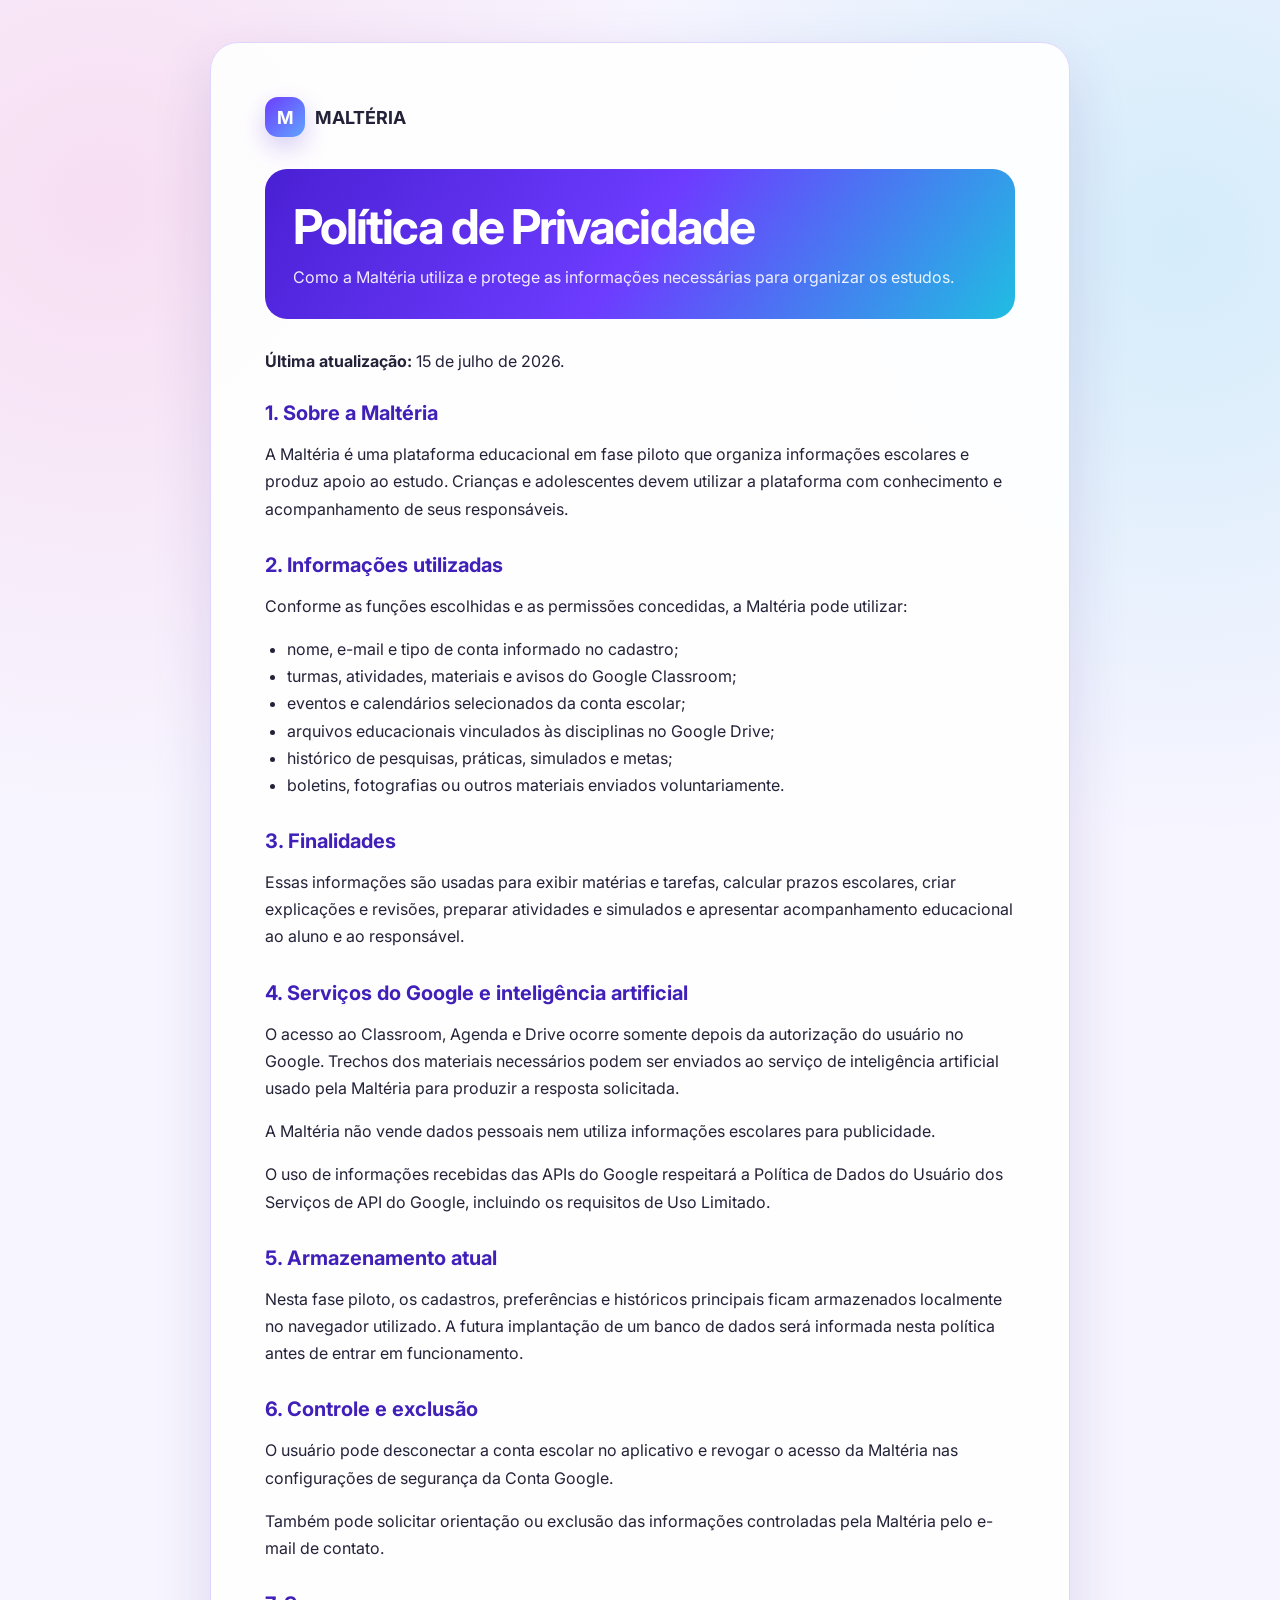
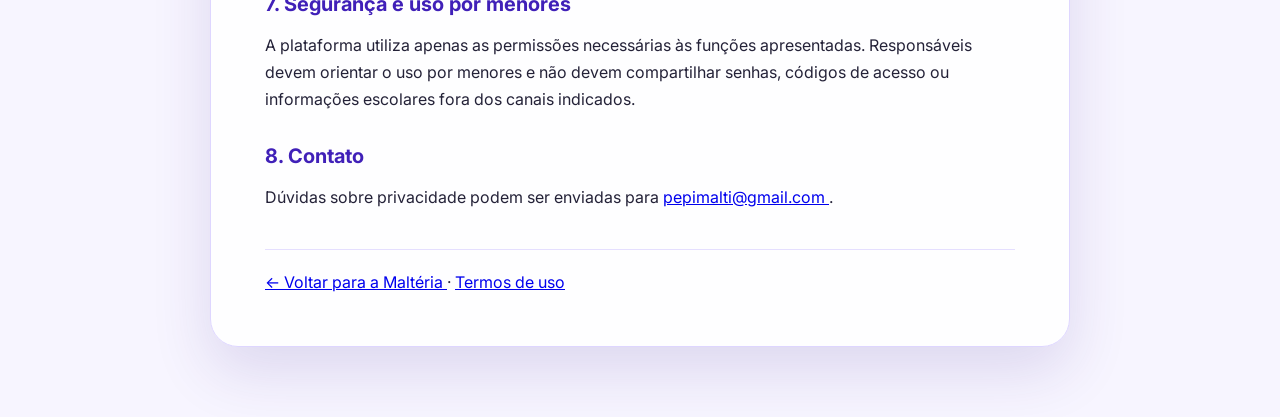
<file: paginas/privacidade.html>
<!DOCTYPE html>
<html lang="pt-BR">
<head>
    <meta charset="UTF-8">
    <meta name="viewport" content="width=device-width, initial-scale=1.0">

    <title>Política de Privacidade — Maltéria</title>

    <link rel="preconnect" href="https://fonts.googleapis.com">
    <link rel="preconnect" href="https://fonts.gstatic.com" crossorigin>

    <link
        href="https://fonts.googleapis.com/css2?family=Inter:wght@400;500;600;700;800&display=swap"
        rel="stylesheet"
    >

    <link rel="stylesheet" href="../css/style.css">
</head>

<body class="pagina-legal">
    <main class="documento-legal">
        <a class="marca-legal" href="../index.html">
            <span>M</span>
            MALTÉRIA
        </a>

        <header>
            <h1>Política de Privacidade</h1>

            <p>
                Como a Maltéria utiliza e protege as informações
                necessárias para organizar os estudos.
            </p>
        </header>

        <p>
            <strong>Última atualização:</strong>
            15 de julho de 2026.
        </p>

        <section>
            <h2>1. Sobre a Maltéria</h2>

            <p>
                A Maltéria é uma plataforma educacional em fase piloto
                que organiza informações escolares e produz apoio ao estudo.
                Crianças e adolescentes devem utilizar a plataforma com
                conhecimento e acompanhamento de seus responsáveis.
            </p>
        </section>

        <section>
            <h2>2. Informações utilizadas</h2>

            <p>
                Conforme as funções escolhidas e as permissões concedidas,
                a Maltéria pode utilizar:
            </p>

            <ul>
                <li>nome, e-mail e tipo de conta informado no cadastro;</li>

                <li>
                    turmas, atividades, materiais e avisos do
                    Google Classroom;
                </li>

                <li>
                    eventos e calendários selecionados da conta escolar;
                </li>

                <li>
                    arquivos educacionais vinculados às disciplinas
                    no Google Drive;
                </li>

                <li>
                    histórico de pesquisas, práticas, simulados e metas;
                </li>

                <li>
                    boletins, fotografias ou outros materiais enviados
                    voluntariamente.
                </li>
            </ul>
        </section>

        <section>
            <h2>3. Finalidades</h2>

            <p>
                Essas informações são usadas para exibir matérias e tarefas,
                calcular prazos escolares, criar explicações e revisões,
                preparar atividades e simulados e apresentar acompanhamento
                educacional ao aluno e ao responsável.
            </p>
        </section>

        <section>
            <h2>4. Serviços do Google e inteligência artificial</h2>

            <p>
                O acesso ao Classroom, Agenda e Drive ocorre somente depois
                da autorização do usuário no Google. Trechos dos materiais
                necessários podem ser enviados ao serviço de inteligência
                artificial usado pela Maltéria para produzir a resposta
                solicitada.
            </p>

            <p>
                A Maltéria não vende dados pessoais nem utiliza informações
                escolares para publicidade.
            </p>

            <p>
                O uso de informações recebidas das APIs do Google respeitará
                a Política de Dados do Usuário dos Serviços de API do Google,
                incluindo os requisitos de Uso Limitado.
            </p>
        </section>

        <section>
            <h2>5. Armazenamento atual</h2>

            <p>
                Nesta fase piloto, os cadastros, preferências e históricos
                principais ficam armazenados localmente no navegador
                utilizado. A futura implantação de um banco de dados será
                informada nesta política antes de entrar em funcionamento.
            </p>
        </section>

        <section>
            <h2>6. Controle e exclusão</h2>

            <p>
                O usuário pode desconectar a conta escolar no aplicativo
                e revogar o acesso da Maltéria nas configurações de segurança
                da Conta Google.
            </p>

            <p>
                Também pode solicitar orientação ou exclusão das informações
                controladas pela Maltéria pelo e-mail de contato.
            </p>
        </section>

        <section>
            <h2>7. Segurança e uso por menores</h2>

            <p>
                A plataforma utiliza apenas as permissões necessárias às
                funções apresentadas. Responsáveis devem orientar o uso por
                menores e não devem compartilhar senhas, códigos de acesso
                ou informações escolares fora dos canais indicados.
            </p>
        </section>

        <section>
            <h2>8. Contato</h2>

            <p>
                Dúvidas sobre privacidade podem ser enviadas para
                <a href="mailto:pepimalti@gmail.com">
                    pepimalti@gmail.com
                </a>.
            </p>
        </section>

        <footer>
            <a href="../index.html">
                ← Voltar para a Maltéria
            </a>

            <span> · </span>

            <a href="termos.html">
                Termos de uso
            </a>
        </footer>
    </main>
</body>
</html>
</file>
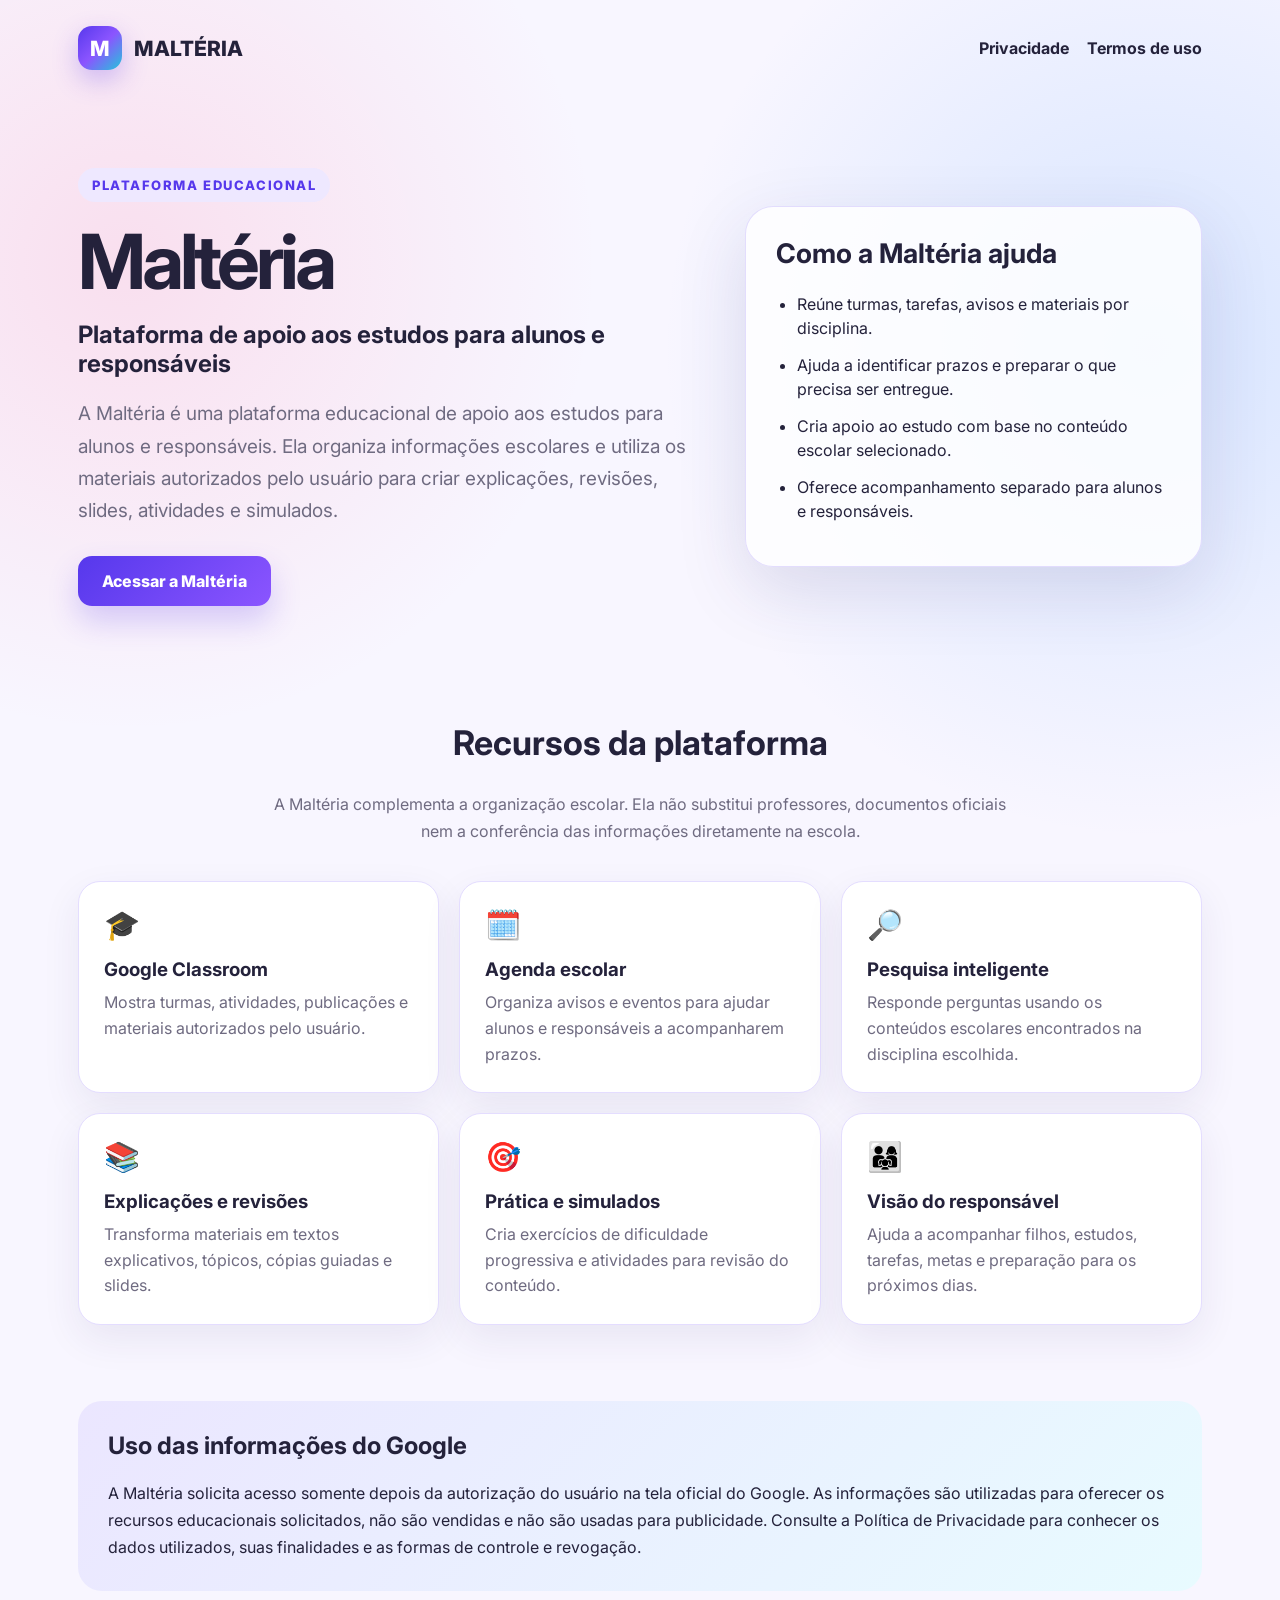
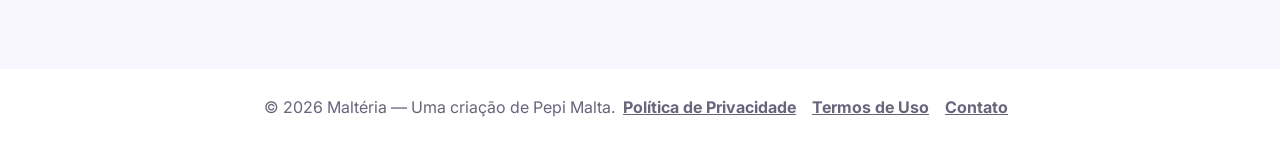
<file: paginas/sobre.html>
<!DOCTYPE html>
<html lang="pt-BR">
<head>
    <meta charset="UTF-8">
    <meta name="viewport" content="width=device-width, initial-scale=1.0">
    <meta name="google-site-verification" content="JfZw4F1yrT_jJCnvT1YZgIcBoxcE5gQ5Lv3S0v7EqGw">
    <meta name="application-name" content="Maltéria">
    <title>Maltéria — Plataforma de apoio aos estudos</title>
    <meta name="description" content="A Maltéria organiza informações do Google Classroom e transforma materiais escolares em explicações, revisões, slides, atividades e simulados.">
    <link rel="preconnect" href="https://fonts.googleapis.com">
    <link rel="preconnect" href="https://fonts.gstatic.com" crossorigin>
    <link href="https://fonts.googleapis.com/css2?family=Inter:wght@400;500;600;700;800&display=swap" rel="stylesheet">
    <style>
        * { box-sizing: border-box; }
        body { margin: 0; color: #24223b; font-family: Inter, Arial, sans-serif; background: radial-gradient(circle at 10% 15%, rgba(255, 117, 162, 0.18), transparent 25%), radial-gradient(circle at 90% 20%, rgba(95, 165, 255, 0.22), transparent 27%), #f8f6ff; }
        a { color: inherit; }
        .cabecalho { display: flex; align-items: center; justify-content: space-between; gap: 24px; max-width: 1180px; margin: auto; padding: 26px 28px; }
        .marca { display: inline-flex; align-items: center; gap: 12px; font-size: 21px; font-weight: 800; text-decoration: none; }
        .marca span { display: grid; width: 44px; height: 44px; place-items: center; border-radius: 14px; color: white; background: linear-gradient(135deg, #5638ec, #8b55ff, #24c5da); box-shadow: 0 10px 26px rgba(92, 55, 234, 0.28); }
        .cabecalho nav { display: flex; gap: 18px; }
        .cabecalho nav a { font-weight: 700; text-decoration: none; }
        .hero { display: grid; grid-template-columns: 1.15fr 0.85fr; gap: 48px; align-items: center; max-width: 1180px; margin: auto; padding: 72px 28px 58px; }
        .etiqueta { display: inline-block; padding: 9px 14px; border-radius: 999px; color: #5638ec; background: #eee8ff; font-size: 13px; font-weight: 800; letter-spacing: 0.12em; }
        h1 { max-width: 760px; margin: 22px 0; font-size: clamp(42px, 6vw, 76px); line-height: 0.98; letter-spacing: -0.055em; }
        .hero p { max-width: 720px; margin: 0 0 28px; color: #6f6b81; font-size: 19px; line-height: 1.7; }
        .botao { display: inline-block; padding: 15px 24px; border-radius: 14px; color: white; font-weight: 800; text-decoration: none; background: linear-gradient(135deg, #5638ec, #8b55ff); box-shadow: 0 15px 30px rgba(86, 56, 236, 0.22); }
        .painel { padding: 30px; border: 1px solid rgba(104, 72, 245, 0.18); border-radius: 28px; background: rgba(255, 255, 255, 0.82); box-shadow: 0 24px 70px rgba(58, 43, 112, 0.13); }
        .painel h2 { margin-top: 0; font-size: 27px; }
        .painel ul { margin: 0; padding-left: 21px; }
        .painel li { margin: 13px 0; line-height: 1.5; }
        .recursos { max-width: 1180px; margin: auto; padding: 30px 28px 76px; }
        .recursos > h2 { text-align: center; font-size: 34px; }
        .recursos > p { max-width: 760px; margin: 0 auto 36px; color: #6f6b81; text-align: center; line-height: 1.7; }
        .grade { display: grid; grid-template-columns: repeat(3, 1fr); gap: 20px; }
        .grade article { padding: 25px; border: 1px solid #e4ddff; border-radius: 22px; background: white; box-shadow: 0 14px 38px rgba(55, 39, 105, 0.08); }
        .grade article span { font-size: 29px; }
        .grade h3 { margin: 16px 0 9px; }
        .grade p { margin: 0; color: #6f6b81; line-height: 1.6; }
        .dados { max-width: 1124px; margin: 0 auto 78px; padding: 30px; border-radius: 24px; background: linear-gradient(135deg, #ebe6ff, #e8fbff); }
        .dados h2 { margin-top: 0; }
        .dados p { margin-bottom: 0; line-height: 1.7; }
        footer { padding: 28px; color: #68647b; text-align: center; background: white; }
        footer a { margin: 0 8px; font-weight: 700; }
        @media (max-width: 820px) { .hero, .grade { grid-template-columns: 1fr; } .cabecalho { align-items: flex-start; flex-direction: column; } h1 { font-size: 48px; } }
    </style>
</head>
<body>
    <header class="cabecalho">
        <a class="marca" href="../index.html"><span>M</span>MALTÉRIA</a>
        <nav aria-label="Documentos públicos"><a href="privacidade.html">Privacidade</a><a href="termos.html">Termos de uso</a></nav>
    </header>
    <main>
        <section class="hero">
            <div>
                <span class="etiqueta">PLATAFORMA EDUCACIONAL</span>
                <h1>Maltéria</h1>
                <h2>Plataforma de apoio aos estudos para alunos e responsáveis</h2>
                <p>A Maltéria é uma plataforma educacional de apoio aos estudos para alunos e responsáveis. Ela organiza informações escolares e utiliza os materiais autorizados pelo usuário para criar explicações, revisões, slides, atividades e simulados.</p>
                <a class="botao" href="../index.html">Acessar a Maltéria</a>
            </div>
            <aside class="painel"><h2>Como a Maltéria ajuda</h2><ul><li>Reúne turmas, tarefas, avisos e materiais por disciplina.</li><li>Ajuda a identificar prazos e preparar o que precisa ser entregue.</li><li>Cria apoio ao estudo com base no conteúdo escolar selecionado.</li><li>Oferece acompanhamento separado para alunos e responsáveis.</li></ul></aside>
        </section>
        <section class="recursos">
            <h2>Recursos da plataforma</h2>
            <p>A Maltéria complementa a organização escolar. Ela não substitui professores, documentos oficiais nem a conferência das informações diretamente na escola.</p>
            <div class="grade">
                <article><span>🎓</span><h3>Google Classroom</h3><p>Mostra turmas, atividades, publicações e materiais autorizados pelo usuário.</p></article>
                <article><span>🗓️</span><h3>Agenda escolar</h3><p>Organiza avisos e eventos para ajudar alunos e responsáveis a acompanharem prazos.</p></article>
                <article><span>🔎</span><h3>Pesquisa inteligente</h3><p>Responde perguntas usando os conteúdos escolares encontrados na disciplina escolhida.</p></article>
                <article><span>📚</span><h3>Explicações e revisões</h3><p>Transforma materiais em textos explicativos, tópicos, cópias guiadas e slides.</p></article>
                <article><span>🎯</span><h3>Prática e simulados</h3><p>Cria exercícios de dificuldade progressiva e atividades para revisão do conteúdo.</p></article>
                <article><span>👨‍👩‍👧</span><h3>Visão do responsável</h3><p>Ajuda a acompanhar filhos, estudos, tarefas, metas e preparação para os próximos dias.</p></article>
            </div>
        </section>
        <section class="dados"><h2>Uso das informações do Google</h2><p>A Maltéria solicita acesso somente depois da autorização do usuário na tela oficial do Google. As informações são utilizadas para oferecer os recursos educacionais solicitados, não são vendidas e não são usadas para publicidade. Consulte a Política de Privacidade para conhecer os dados utilizados, suas finalidades e as formas de controle e revogação.</p></section>
    </main>
    <footer><span>© 2026 Maltéria — Uma criação de Pepi Malta.</span><a href="privacidade.html">Política de Privacidade</a><a href="termos.html">Termos de Uso</a><a href="mailto:pepimalti@gmail.com">Contato</a></footer>
</body>
</html>
</file>
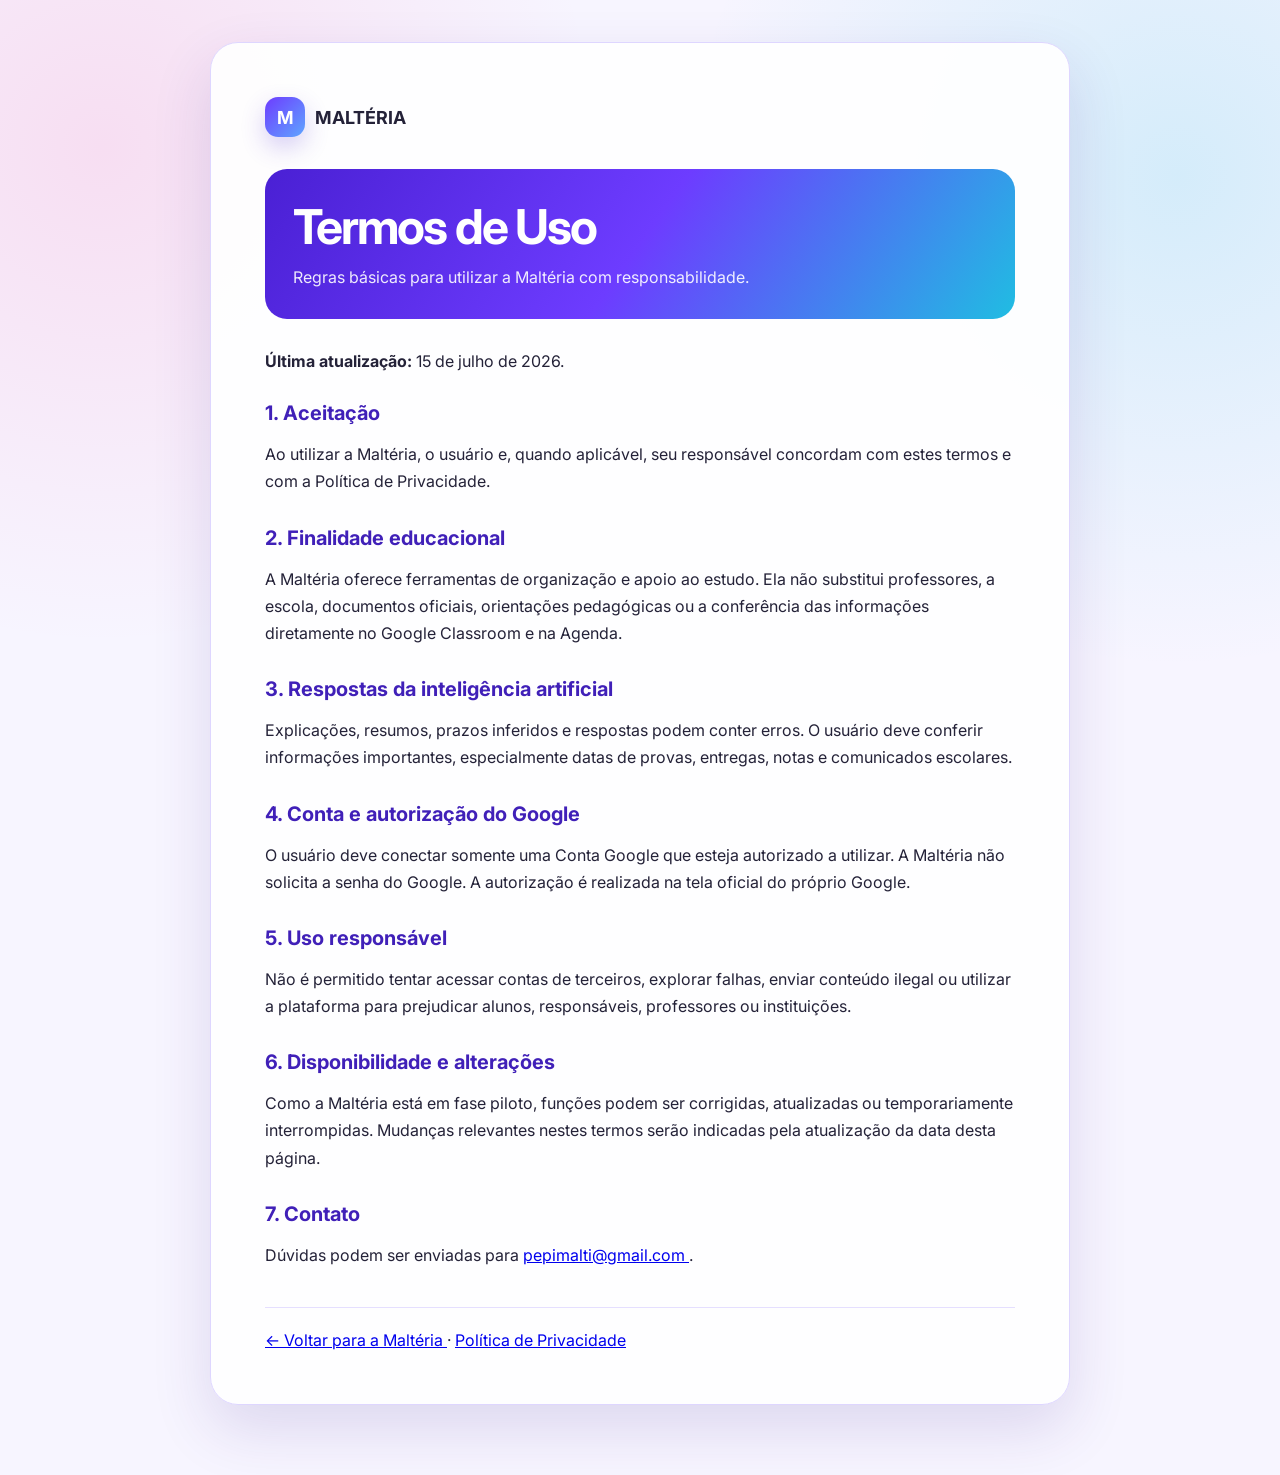
<file: paginas/termos.html>
<!DOCTYPE html>
<html lang="pt-BR">
<head>
    <meta charset="UTF-8">
    <meta name="viewport" content="width=device-width, initial-scale=1.0">

    <title>Termos de Uso — Maltéria</title>

    <link rel="preconnect" href="https://fonts.googleapis.com">
    <link rel="preconnect" href="https://fonts.gstatic.com" crossorigin>

    <link
        href="https://fonts.googleapis.com/css2?family=Inter:wght@400;500;600;700;800&display=swap"
        rel="stylesheet"
    >

    <link rel="stylesheet" href="../css/style.css">
</head>

<body class="pagina-legal">
    <main class="documento-legal">
        <a class="marca-legal" href="../index.html">
            <span>M</span>
            MALTÉRIA
        </a>

        <header>
            <h1>Termos de Uso</h1>

            <p>
                Regras básicas para utilizar a Maltéria com responsabilidade.
            </p>
        </header>

        <p>
            <strong>Última atualização:</strong>
            15 de julho de 2026.
        </p>

        <section>
            <h2>1. Aceitação</h2>

            <p>
                Ao utilizar a Maltéria, o usuário e, quando aplicável,
                seu responsável concordam com estes termos e com a
                Política de Privacidade.
            </p>
        </section>

        <section>
            <h2>2. Finalidade educacional</h2>

            <p>
                A Maltéria oferece ferramentas de organização e apoio ao
                estudo. Ela não substitui professores, a escola, documentos
                oficiais, orientações pedagógicas ou a conferência das
                informações diretamente no Google Classroom e na Agenda.
            </p>
        </section>

        <section>
            <h2>3. Respostas da inteligência artificial</h2>

            <p>
                Explicações, resumos, prazos inferidos e respostas podem
                conter erros. O usuário deve conferir informações importantes,
                especialmente datas de provas, entregas, notas e comunicados
                escolares.
            </p>
        </section>

        <section>
            <h2>4. Conta e autorização do Google</h2>

            <p>
                O usuário deve conectar somente uma Conta Google que esteja
                autorizado a utilizar. A Maltéria não solicita a senha do
                Google. A autorização é realizada na tela oficial do próprio
                Google.
            </p>
        </section>

        <section>
            <h2>5. Uso responsável</h2>

            <p>
                Não é permitido tentar acessar contas de terceiros, explorar
                falhas, enviar conteúdo ilegal ou utilizar a plataforma para
                prejudicar alunos, responsáveis, professores ou instituições.
            </p>
        </section>

        <section>
            <h2>6. Disponibilidade e alterações</h2>

            <p>
                Como a Maltéria está em fase piloto, funções podem ser
                corrigidas, atualizadas ou temporariamente interrompidas.
                Mudanças relevantes nestes termos serão indicadas pela
                atualização da data desta página.
            </p>
        </section>

        <section>
            <h2>7. Contato</h2>

            <p>
                Dúvidas podem ser enviadas para
                <a href="mailto:pepimalti@gmail.com">
                    pepimalti@gmail.com
                </a>.
            </p>
        </section>

        <footer>
            <a href="../index.html">
                ← Voltar para a Maltéria
            </a>

            <span> · </span>

            <a href="privacidade.html">
                Política de Privacidade
            </a>
        </footer>
    </main>
</body>
</html>
</file>
<file: css/style.css>
:root {
    --roxo: #6848f5;
    --roxo-escuro: #4930bc;
    --fundo: #f5f3ff;
    --branco: #ffffff;
    --texto: #242238;
    --cinza: #747287;
    --borda: #e5e0f5;
    --verde: #2fba80;
    --vermelho: #d84d66;
    --sombra: 0 18px 50px rgba(64, 43, 150, 0.14);
}

* {
    box-sizing: border-box;
}

body {
    min-height: 100vh;
    margin: 0;
    background: var(--fundo);
    color: var(--texto);
    font-family: "Inter", "Segoe UI", Arial, sans-serif;
}

.links-legais {
    display: flex;
    flex-wrap: wrap;
    gap: 14px;
    margin-top: 14px;
}

.links-legais a {
    color: var(--roxo-escuro);
    font-size: 0.84rem;
    font-weight: 600;
    text-underline-offset: 3px;
}

.pagina-legal {
    min-height: 100vh;
    padding: 42px 18px 70px;
    background:
        radial-gradient(circle at 8% 10%, rgba(247, 82, 162, 0.14), transparent 28%),
        radial-gradient(circle at 92% 12%, rgba(32, 189, 226, 0.16), transparent 28%),
        #f7f5ff;
}

.documento-legal {
    width: min(860px, 100%);
    margin: 0 auto;
    border: 1px solid #ded6ff;
    border-radius: 28px;
    padding: clamp(26px, 5vw, 54px);
    background: rgba(255, 255, 255, 0.94);
    box-shadow: 0 24px 60px rgba(67, 35, 142, 0.14);
}

.marca-legal {
    display: inline-flex;
    align-items: center;
    gap: 10px;
    color: var(--texto);
    text-decoration: none;
    font-size: 1.12rem;
    font-weight: 700;
}

.marca-legal span {
    display: grid;
    width: 40px;
    height: 40px;
    place-items: center;
    border-radius: 13px;
    background: linear-gradient(135deg, var(--roxo), #5fa5ff);
    color: #fff;
    box-shadow: 0 10px 24px rgba(89, 54, 214, 0.24);
}

.documento-legal header {
    margin: 32px 0;
    border-radius: 22px;
    padding: 28px;
    background: linear-gradient(125deg, #4a20d4, var(--roxo), #20bde2);
    color: #fff;
}

.documento-legal header h1 {
    margin: 0 0 8px;
    font-size: clamp(2rem, 5vw, 3rem);
    letter-spacing: -0.04em;
}

.documento-legal header p,
.documento-legal section p,
.documento-legal li {
    line-height: 1.7;
}

.documento-legal header p {
    margin: 0;
    color: rgba(255, 255, 255, 0.9);
}

.documento-legal section {
    margin-top: 30px;
}

.documento-legal h2 {
    margin-bottom: 10px;
    color: var(--roxo-escuro);
    font-size: 1.25rem;
}

.documento-legal ul {
    padding-left: 22px;
}

.documento-legal footer {
    margin-top: 38px;
    border-top: 1px solid #e5dfff;
    padding-top: 22px;
}

button,
input,
select,
textarea {
    font: inherit;
    font-family: "Inter", "Segoe UI", Arial, sans-serif;
}

button {
    cursor: pointer;
}

.escondido {
    display: none !important;
}

/* ABERTURA CINEMATOGRÁFICA DA MALTÉRIA */
body.intro-ativa {
    overflow: hidden;
}

.animacao-malteria {
    position: fixed;
    inset: 0;
    z-index: 10000;
    display: flex;
    align-items: center;
    justify-content: center;
    flex-direction: column;
    overflow: hidden;
    background:
        radial-gradient(circle at 50% 45%, rgba(104, 72, 245, 0.18), transparent 34%),
        radial-gradient(circle at 30% 70%, rgba(36, 197, 218, 0.1), transparent 26%),
        #080712;
    color: white;
    cursor: pointer;
    isolation: isolate;
}

.animacao-malteria::before {
    position: absolute;
    inset: -40%;
    z-index: -2;
    background:
        conic-gradient(
            from 180deg,
            transparent 0 37%,
            rgba(104, 72, 245, 0.11) 43%,
            rgba(48, 203, 219, 0.09) 48%,
            transparent 55% 100%
        );
    content: "";
    animation: intro-aurora 8s linear infinite;
}

.animacao-malteria::after {
    position: absolute;
    inset: 0;
    z-index: 8;
    pointer-events: none;
    background: linear-gradient(
        105deg,
        transparent 35%,
        rgba(255, 255, 255, 0.02) 43%,
        rgba(255, 255, 255, 0.2) 49%,
        rgba(129, 104, 255, 0.18) 52%,
        transparent 60%
    );
    content: "";
    transform: translateX(-130%);
    animation: intro-feixe 1.05s 2.15s cubic-bezier(.2,.75,.25,1) forwards;
}

.intro-m {
    position: relative;
    display: grid;
    width: 290px;
    height: 235px;
    place-items: center;
    overflow: visible;
    filter: drop-shadow(0 0 24px rgba(107, 77, 255, 0.5));
    transform: scale(0.72);
    animation: intro-m-aproximar 1.1s 0.25s cubic-bezier(.16,.8,.2,1) forwards;
}

.intro-arte-escolar {
    position: absolute;
    top: 50%;
    left: 50%;
    z-index: -1;
    width: min(760px, 82vw);
    aspect-ratio: 1;
    object-fit: contain;
    opacity: 0;
    filter: saturate(1.2) drop-shadow(0 0 34px rgba(68, 211, 255, .24));
    transform: translate(-50%, -50%) scale(.82);
    animation: intro-arte-revelar 1.5s .35s cubic-bezier(.2,.8,.2,1) forwards;
}

.intro-barras-estudo {
    position: absolute;
    top: 50%;
    left: 50%;
    z-index: 2;
    display: flex;
    width: min(520px, 72vw);
    height: 270px;
    align-items: center;
    justify-content: space-between;
    pointer-events: none;
    transform: translate(-50%, -50%);
}

.intro-barras-estudo i {
    position: relative;
    display: block;
    width: 8px;
    height: 0;
    border-radius: 999px;
    background: linear-gradient(180deg, #ff5fa2, #ffe45e, #3ddbf2, #7b4dff);
    box-shadow: 0 0 24px rgba(105, 77, 255, .8);
    animation: intro-barra-subir .58s cubic-bezier(.2,.85,.2,1) forwards;
}

.intro-barras-estudo i:nth-child(1) { animation-delay: .18s; }
.intro-barras-estudo i:nth-child(2) { animation-delay: .52s; }
.intro-barras-estudo i:nth-child(3) { animation-delay: .86s; }
.intro-barras-estudo i:nth-child(4) { animation-delay: 1.2s; }

.intro-barras-estudo span {
    position: absolute;
    top: 50%;
    left: 50%;
    display: grid;
    width: 58px;
    height: 58px;
    place-items: center;
    border: 1px solid rgba(255,255,255,.3);
    border-radius: 19px;
    background: rgba(18, 15, 49, .8);
    box-shadow: 0 12px 34px rgba(0,0,0,.35), 0 0 24px rgba(125,80,255,.35);
    font-size: 30px;
    font-style: normal;
    opacity: 0;
    transform: translate(-50%, -50%) scale(.35) rotate(-18deg);
    animation: intro-icone-surgir .52s cubic-bezier(.2,1.4,.3,1) forwards;
}

.intro-barras-estudo i:nth-child(1) span { animation-delay: .48s; }
.intro-barras-estudo i:nth-child(2) span { animation-delay: .82s; }
.intro-barras-estudo i:nth-child(3) span { animation-delay: 1.16s; }
.intro-barras-estudo i:nth-child(4) span { animation-delay: 1.5s; }

.intro-m-letra {
    position: relative;
    display: block;
    background:
        linear-gradient(
            115deg,
            #ff5fa2 0%,
            #ffae45 18%,
            #ffe45e 34%,
            #52e39b 50%,
            #3ddbf2 66%,
            #6877ff 82%,
            #b36cff 100%
        );
    background-size: 220% 100%;
    -webkit-background-clip: text;
    background-clip: text;
    color: transparent;
    font-family: "Arial Black", "Segoe UI Black", Inter, Arial, sans-serif;
    font-size: 210px;
    font-weight: 950;
    font-style: normal;
    line-height: 1;
    width: 100%;
    padding: 0 12px;
    letter-spacing: 0;
    text-align: center;
    opacity: 0;
    transform: translateY(10px) scale(.78);
    animation:
        intro-m-letra-formar 1.35s .32s cubic-bezier(.16,.8,.2,1) forwards,
        intro-m-letra-final .9s 1.72s ease forwards;
}

.intro-m-letra::after {
    position: absolute;
    inset: 0;
    z-index: -1;
    color: rgba(120, 88, 255, .28);
    content: "M";
    filter: blur(16px);
    transform: translateY(6px);
}

.intro-m-haste,
.intro-m-diagonal {
    position: absolute;
    display: block;
    overflow: hidden;
    border-radius: 7px;
    background:
        linear-gradient(90deg, rgba(255,255,255,.25), transparent 22%),
        linear-gradient(180deg, #a58cff 0%, #6a45ff 44%, #3420ad 100%);
    box-shadow:
        inset 0 0 16px rgba(255,255,255,.18),
        0 0 26px rgba(99, 67, 245, 0.38);
    clip-path: inset(100% 0 0 0);
    animation: intro-desenhar-m .72s cubic-bezier(.2,.8,.2,1) forwards;
}

.intro-m-haste::after,
.intro-m-diagonal::after {
    position: absolute;
    inset: 0;
    border-radius: inherit;
    background:
        linear-gradient(
            180deg,
            #ff5fa2 0%,
            #ff9f43 18%,
            #ffe45e 34%,
            #52e39b 50%,
            #3ddbf2 67%,
            #5674ff 83%,
            #bd6cff 100%
        );
    background-size: 100% 260%;
    box-shadow: inset 0 0 15px rgba(255,255,255,.42);
    content: "";
    opacity: 0;
    animation:
        intro-cor-m 1.5s var(--cor-delay, .4s)
        cubic-bezier(.3,.7,.3,1) forwards;
}

.intro-m-haste {
    top: 10px;
    width: 40px;
    height: 210px;
}

.intro-m-esquerda {
    left: 16px;
    --cor-delay: .38s;
    animation-delay: .38s;
}

.intro-m-direita {
    right: 16px;
    --cor-delay: 1.12s;
    animation-delay: 1.12s;
}

.intro-m-diagonal {
    top: 14px;
    width: 38px;
    height: 150px;
    transform-origin: top center;
}

.intro-m-diagonal-um {
    left: 49px;
    --cor-delay: .63s;
    transform: rotate(-19deg);
    animation-delay: .63s;
}

.intro-m-diagonal-dois {
    right: 49px;
    --cor-delay: .88s;
    transform: rotate(19deg);
    animation-delay: .88s;
}

.intro-m-brilho {
    position: absolute;
    top: -8%;
    left: -20%;
    width: 28%;
    height: 116%;
    background: linear-gradient(90deg, transparent, rgba(255,255,255,.92), transparent);
    filter: blur(3px);
    opacity: 0;
    transform: skewX(-16deg);
    animation: intro-brilho-m .85s 1.65s ease-out forwards;
}

.intro-nome {
    display: flex;
    justify-content: center;
    gap: clamp(4px, 1vw, 10px);
    margin-top: -8px;
    font-size: clamp(28px, 5vw, 48px);
    font-weight: 900;
    letter-spacing: .16em;
}

.intro-nome span {
    opacity: 0;
    text-shadow: 0 0 24px rgba(157, 135, 255, .48);
    transform: translateY(22px) scale(.82);
    animation: intro-letra .48s cubic-bezier(.2,.9,.25,1.15) forwards;
}

.intro-nome span:nth-child(1) { animation-delay: 1.72s; }
.intro-nome span:nth-child(2) { animation-delay: 1.79s; }
.intro-nome span:nth-child(3) { animation-delay: 1.86s; }
.intro-nome span:nth-child(4) { animation-delay: 1.93s; }
.intro-nome span:nth-child(5) { animation-delay: 2s; }
.intro-nome span:nth-child(6) { animation-delay: 2.07s; }
.intro-nome span:nth-child(7) { animation-delay: 2.14s; }
.intro-nome span:nth-child(8) { animation-delay: 2.21s; }

.animacao-malteria > p {
    max-width: 620px;
    margin: 22px 24px 0;
    color: rgba(255,255,255,.72);
    font-size: clamp(14px, 2vw, 18px);
    letter-spacing: .06em;
    text-align: center;
    opacity: 0;
    transform: translateY(12px);
    animation: intro-subtitulo .7s 2.45s ease forwards;
}

.animacao-malteria > small {
    position: absolute;
    bottom: 28px;
    color: rgba(255,255,255,.38);
    font-size: 11px;
    letter-spacing: .14em;
    opacity: 0;
    text-transform: uppercase;
    animation: intro-subtitulo .6s 3.15s ease forwards;
}

.intro-particulas i {
    position: absolute;
    width: 5px;
    height: 5px;
    border-radius: 50%;
    background: #a992ff;
    box-shadow: 0 0 16px currentColor;
    opacity: 0;
    animation: intro-particula 2.4s ease-out infinite;
}

.intro-particulas i:nth-child(1) { top: 25%; left: 22%; animation-delay: .5s; color: #ffe37a; }
.intro-particulas i:nth-child(2) { top: 30%; right: 21%; animation-delay: 1.1s; color: #62e7f1; }
.intro-particulas i:nth-child(3) { bottom: 27%; left: 29%; animation-delay: 1.7s; color: #fe72ba; }
.intro-particulas i:nth-child(4) { bottom: 22%; right: 30%; animation-delay: .8s; color: #a992ff; }
.intro-particulas i:nth-child(5) { top: 18%; left: 48%; animation-delay: 2s; color: #fff; }
.intro-particulas i:nth-child(6) { bottom: 38%; right: 15%; animation-delay: 1.4s; color: #ffe37a; }

.animacao-malteria.intro-encerrando {
    pointer-events: none;
    animation: intro-encerrar .65s cubic-bezier(.7,0,.9,.4) forwards;
}

@keyframes intro-aurora {
    to { transform: rotate(360deg); }
}

@keyframes intro-feixe {
    0% { opacity: 0; transform: translateX(-130%); }
    20% { opacity: 1; }
    100% { opacity: 0; transform: translateX(130%); }
}

@keyframes intro-m-aproximar {
    0% { opacity: 0; transform: scale(.72); }
    58% { opacity: 1; transform: scale(1.06); }
    100% { opacity: 1; transform: scale(1); }
}

@keyframes intro-barra-subir {
    0% { height: 0; opacity: 0; transform: translateY(125px); }
    65% { height: 245px; opacity: 1; }
    100% { height: 225px; opacity: .55; transform: translateY(0); }
}

@keyframes intro-icone-surgir {
    0% { opacity: 0; transform: translate(-50%, -50%) scale(.35) rotate(-18deg); }
    70% { opacity: 1; transform: translate(-50%, -50%) scale(1.12) rotate(5deg); }
    100% { opacity: .98; transform: translate(-50%, -50%) scale(1) rotate(0); }
}

@keyframes intro-arte-revelar {
    0% { clip-path: inset(0 50% 0 50%); opacity: 0; transform: translate(-50%, -50%) scale(.82); }
    60% { opacity: .78; }
    100% { clip-path: inset(0 0 0 0); opacity: .68; transform: translate(-50%, -50%) scale(1); }
}

@keyframes intro-m-letra-formar {
    0% {
        clip-path: inset(0 100% 0 0);
        opacity: 0;
        background-position: 100% 50%;
        filter: saturate(1.5) brightness(1.16);
        transform: translateY(10px) scale(.78);
    }
    35% {
        opacity: 1;
        background-position: 72% 50%;
        filter: saturate(1.65) brightness(1.22);
    }
    75% {
        background-position: 30% 50%;
        filter: saturate(1.55) brightness(1.14);
        transform: translateY(0) scale(1.06);
    }
    100% {
        clip-path: inset(0 0 0 0);
        opacity: 1;
        background-position: 0 50%;
        filter: saturate(1.4) brightness(1.08);
        transform: translateY(0) scale(1);
    }
}

@keyframes intro-m-letra-final {
    0% {
        background-image: linear-gradient(115deg, #ff5fa2, #ffe45e, #3ddbf2, #b36cff);
    }
    100% {
        background-image: linear-gradient(180deg, #a58cff 0%, #6a45ff 48%, #3420ad 100%);
        filter: saturate(1) brightness(1);
    }
}

@keyframes intro-desenhar-m {
    to { clip-path: inset(0 0 0 0); }
}

@keyframes intro-cor-m {
    0% {
        opacity: 1;
        background-position: 50% 100%;
        filter: saturate(1.35) brightness(1.18);
    }
    66% {
        opacity: 1;
        background-position: 50% 0%;
        filter: saturate(1.25) brightness(1.1);
    }
    100% {
        opacity: 0;
        background-position: 50% 0%;
        filter: saturate(1) brightness(1);
    }
}

@keyframes intro-brilho-m {
    0% { left: -20%; opacity: 0; }
    25% { opacity: 1; }
    100% { left: 105%; opacity: 0; }
}

@keyframes intro-letra {
    to { opacity: 1; transform: translateY(0) scale(1); }
}

@keyframes intro-subtitulo {
    to { opacity: 1; transform: translateY(0); }
}

@keyframes intro-particula {
    0% { opacity: 0; transform: translateY(18px) scale(.4); }
    30% { opacity: .9; }
    100% { opacity: 0; transform: translateY(-55px) scale(1.4); }
}

@keyframes intro-encerrar {
    0% { opacity: 1; transform: scale(1); filter: blur(0); }
    100% { opacity: 0; transform: scale(1.045); filter: blur(8px); }
}

@media (max-width: 520px) {
    .intro-m {
        width: 205px;
        height: 190px;
        transform: scale(.78);
    }

    .intro-m-letra {
        font-size: 160px;
        padding: 0 8px;
        letter-spacing: 0;
    }

    .intro-m-haste {
        width: 32px;
        height: 168px;
    }

    .intro-m-diagonal {
        width: 30px;
        height: 122px;
    }

    .intro-m-diagonal-um { left: 39px; }
    .intro-m-diagonal-dois { right: 39px; }
}

@media (prefers-reduced-motion: reduce) {
    .animacao-malteria *,
    .animacao-malteria::before,
    .animacao-malteria::after {
        animation-duration: .01ms !important;
        animation-delay: 0ms !important;
    }
}

/* SEGUNDA ANIMAÇÃO: CARREGAMENTO APÓS "PRÓXIMO" */
.transicao-proximo {
    position: fixed;
    inset: 0;
    z-index: 9998;
    display: flex;
    align-items: center;
    justify-content: center;
    flex-direction: column;
    background:
        radial-gradient(circle at 50% 44%, rgba(112, 81, 255, .16), transparent 25%),
        linear-gradient(145deg, #fdfcff, #f1edff 62%, #e8faff);
    opacity: 1;
    transition: opacity .45s ease, transform .45s ease;
}

.transicao-proximo.transicao-saindo {
    pointer-events: none;
    opacity: 0;
    transform: scale(1.035);
}

.mini-m-janela {
    position: relative;
    width: 98px;
    height: 102px;
    overflow: visible;
    margin-bottom: 18px;
}

.mini-m-escala {
    width: 290px;
    height: 235px;
    transform: scale(.34);
    transform-origin: top left;
}

.intro-m-pequeno {
    margin: 0;
    filter:
        drop-shadow(0 0 16px rgba(107, 77, 255, .52))
        drop-shadow(0 10px 20px rgba(75, 44, 183, .2));
}

.intro-m-pequeno .intro-m-haste::after,
.intro-m-pequeno .intro-m-diagonal::after {
    animation-duration: .85s;
}

.transicao-proximo > strong {
    background: linear-gradient(90deg, #4930bc, #7655ff, #21a9c5);
    -webkit-background-clip: text;
    background-clip: text;
    color: transparent;
    font-size: 17px;
    letter-spacing: .04em;
}

.pontos-carregamento {
    display: flex;
    gap: 7px;
    margin-top: 14px;
}

.pontos-carregamento i {
    width: 7px;
    height: 7px;
    border-radius: 50%;
    background: var(--roxo);
    animation: ponto-carregando .85s ease-in-out infinite alternate;
}

.pontos-carregamento i:nth-child(2) {
    background: #8c6cff;
    animation-delay: .16s;
}

.pontos-carregamento i:nth-child(3) {
    background: #38c4d7;
    animation-delay: .32s;
}

@keyframes ponto-carregando {
    from { opacity: .28; transform: translateY(2px) scale(.78); }
    to { opacity: 1; transform: translateY(-3px) scale(1.12); }
}

@media (prefers-reduced-motion: reduce) {
    .transicao-proximo *,
    .transicao-proximo {
        animation-duration: .01ms !important;
        transition-duration: .01ms !important;
    }
}

/* AUTENTICAÇÃO */

.pagina-autenticacao {
    display: grid;
    min-height: 100vh;
    place-items: center;
    padding: 24px;
    background:
        radial-gradient(
            circle at 10% 10%,
            #d8d0ff,
            transparent 30%
        ),
        radial-gradient(
            circle at 90% 90%,
            #c9f8ff,
            transparent 30%
        ),
        var(--fundo);
}

.cartao {
    width: min(470px, 100%);
    border-radius: 26px;
    padding: 32px;
    background: var(--branco);
    box-shadow: var(--sombra);
    text-align: center;
}

.logo {
    display: flex;
    align-items: center;
    justify-content: center;
    gap: 10px;
    margin-bottom: 26px;
    color: var(--texto);
    font-size: 22px;
}

.logo span {
    display: grid;
    width: 46px;
    height: 46px;
    place-items: center;
    border-radius: 14px;
    background: linear-gradient(
        135deg,
        var(--roxo),
        #38c4d7
    );
    color: var(--branco);
    font-weight: bold;
}

.cartao h1 {
    margin-bottom: 10px;
    font-size: 30px;
}

.cartao > p {
    color: var(--cinza);
    line-height: 1.5;
}

.formulario {
    text-align: left;
}

.formulario h1 {
    text-align: center;
}

.formulario label,
.caixa label {
    display: block;
    margin: 15px 0 7px;
    font-weight: bold;
}

input,
select {
    width: 100%;
    border: 2px solid var(--borda);
    border-radius: 12px;
    padding: 12px;
    background: var(--branco);
    outline: none;
}

input:focus,
select:focus {
    border-color: var(--roxo);
}

.botao-principal,
.botao-secundario,
.botao-sair {
    width: 100%;
    border-radius: 13px;
    padding: 12px 16px;
    font-weight: bold;
}

.botao-principal {
    border: none;
    background: var(--roxo);
    color: var(--branco);
}

.botao-principal:hover {
    background: var(--roxo-escuro);
}

.botao-secundario {
    border: 2px solid var(--roxo);
    background: var(--branco);
    color: var(--roxo);
}

.botao-link {
    border: none;
    border-radius: 11px;
    padding: 10px 14px;
    background: #eeeaff;
    color: var(--roxo);
    font-weight: bold;
}

.pequeno {
    width: auto;
}

.ou {
    margin: 13px;
    color: var(--cinza);
    text-align: center;
}

.erro {
    min-height: 20px;
    color: var(--vermelho);
    text-align: center;
    font-weight: bold;
}

.tipos-conta {
    display: grid;
    grid-template-columns: 1fr 1fr;
    gap: 10px;
    margin-bottom: 18px;
}

.tipos-conta label {
    margin: 0;
    border: 2px solid var(--borda);
    border-radius: 12px;
    padding: 12px;
    text-align: center;
}

.tipos-conta input {
    width: auto;
}

.dados-filho {
    margin-bottom: 20px;
    border-radius: 18px;
    padding: 18px;
    background: var(--fundo);
}

.dados-filho h2 {
    margin-top: 0;
    font-size: 20px;
}

.dados-filho small {
    display: block;
    margin: 9px 0 18px;
    color: var(--cinza);
    line-height: 1.4;
}

.opcao-familia-aluno {
    margin: 4px 0 20px;
    border: 2px solid #d9d0ff;
    border-radius: 18px;
    padding: 16px;
    background: linear-gradient(135deg, #f7f3ff, #eefcff);
}

.opcao-familia-aluno > div {
    display: flex;
    align-items: flex-start;
    gap: 12px;
}

.opcao-familia-aluno > div > span {
    display: grid;
    width: 42px;
    min-width: 42px;
    height: 42px;
    place-items: center;
    border-radius: 13px;
    background: var(--branco);
    box-shadow: 0 8px 18px rgba(64, 43, 150, 0.1);
    font-size: 21px;
}

.opcao-familia-aluno strong {
    display: block;
    margin-top: 2px;
    color: var(--texto);
}

.opcao-familia-aluno p {
    margin: 5px 0 0;
    color: var(--cinza);
    font-size: 14px;
    line-height: 1.45;
}

.controle-familia-aluno {
    display: flex !important;
    align-items: center;
    gap: 9px;
    margin: 14px 0 0 !important;
    border-radius: 12px;
    padding: 11px 12px;
    background: rgba(255, 255, 255, 0.78);
    cursor: pointer;
}

.controle-familia-aluno input {
    width: 19px;
    height: 19px;
    margin: 0;
    accent-color: var(--roxo);
}

.cartao-vinculo-familia {
    width: min(520px, 100%);
}

.icone-vinculo-familia {
    display: grid;
    width: 62px;
    height: 62px;
    margin: 0 auto 14px;
    place-items: center;
    border-radius: 20px;
    background: linear-gradient(135deg, #eee8ff, #dcfbff);
    font-size: 30px;
}

.texto-vinculo-familia {
    margin: 0 auto 18px;
    color: var(--cinza);
    text-align: center;
    line-height: 1.55;
}

.pular-vinculo-familia {
    display: block;
    margin: 14px auto 0;
}

.aviso-vinculo-local {
    display: block;
    margin-top: 18px;
    border-top: 1px solid var(--borda);
    padding-top: 15px;
    color: var(--cinza);
    text-align: center;
    line-height: 1.45;
}

.formulario .botao-principal {
    margin-top: 18px;
}

.formulario .voltar {
    display: block;
    margin: 15px auto 0;
}

/* CABEÇALHO */

.cabecalho {
    display: flex;
    align-items: center;
    justify-content: space-between;
    padding: 15px 6%;
    background: var(--branco);
    box-shadow: 0 4px 18px rgba(64, 43, 150, 0.08);
}

.logo-cabecalho {
    margin: 0;
    border: none;
    background: transparent;
}

.logo-cabecalho span {
    width: 40px;
    height: 40px;
    font-size: 18px;
}

.perfil {
    display: flex;
    align-items: center;
    gap: 12px;
}

#minha-conta {
    border: none;
    border-radius: 11px;
    padding: 10px 14px;
    background: #eeeaff;
    color: var(--roxo);
    font-weight: bold;
}

/* CONTEÚDO */

.conteudo {
    width: min(1100px, 92%);
    margin: 34px auto 70px;
    text-align: center;
}

.apresentacao {
    border-radius: 27px;
    padding: 32px;
    background: linear-gradient(
        125deg,
        var(--roxo),
        #9477ff
    );
    color: var(--branco);
    box-shadow: var(--sombra);
}

.apresentacao h1 {
    margin: 7px 0;
    font-size: 34px;
    font-weight: 600;
    line-height: 1.2;
    overflow-wrap: anywhere;
}

.apresentacao p {
    margin: 0;
    line-height: 1.5;
}

#icone-materia {
    font-size: 45px;
}

.caixa {
    width: min(760px, 100%);
    margin: 22px auto;
    border-radius: 22px;
    padding: 25px;
    background: var(--branco);
    box-shadow: var(--sombra);
}

.caixa h2 {
    margin-top: 0;
}

.linha {
    display: grid;
    grid-template-columns: 1fr auto;
    gap: 8px;
}

.materias {
    display: grid;
    grid-template-columns: repeat(3, 1fr);
    gap: 16px;
    margin-top: 18px;
}

.cartao-materia {
    min-height: 170px;
    border: 2px solid transparent;
    border-radius: 21px;
    padding: 20px;
    background: var(--branco);
    color: var(--texto);
    box-shadow: var(--sombra);
    transition: 0.2s;
}

.cartao-materia:hover {
    transform: translateY(-4px);
    border-color: var(--roxo);
}

.cartao-materia span {
    display: block;
    margin-bottom: 13px;
    font-size: 37px;
}

.cartao-materia strong {
    display: block;
    margin-bottom: 6px;
    font-size: 18px;
}

.cartao-materia small {
    color: var(--cinza);
}

.menu-materia {
    display: flex;
    flex-wrap: wrap;
    justify-content: center;
    gap: 9px;
    margin: 22px 0;
}

.menu-materia button {
    border: none;
    border-radius: 12px;
    padding: 12px 15px;
    background: var(--roxo);
    color: var(--branco);
    font-weight: bold;
}

.arquivo {
    margin: 10px 0;
    border: 1px solid var(--borda);
    border-radius: 13px;
    padding: 14px;
    text-align: left;
}

.arquivo a {
    color: var(--roxo);
    font-weight: bold;
}

.botao-upload {
    display: inline-block;
    margin: 15px 0;
    border: 2px dashed var(--roxo);
    border-radius: 15px;
    padding: 20px;
    color: var(--roxo);
    font-weight: bold;
    cursor: pointer;
}

.opcoes-explicacao {
    display: grid;
    grid-template-columns: repeat(4, 1fr);
    gap: 10px;
    margin-top: 20px;
}

.opcoes-explicacao button {
    border: 2px solid var(--borda);
    border-radius: 14px;
    padding: 18px 10px;
    background: var(--branco);
    color: var(--texto);
}

.alternativa {
    display: block;
    width: 100%;
    margin: 9px 0;
    border: 2px solid var(--borda);
    border-radius: 12px;
    padding: 13px;
    background: var(--branco);
}

.alternativa.correta {
    border-color: var(--verde);
    background: #eafff5;
}

.alternativa.errada {
    border-color: var(--vermelho);
    background: #fff0f3;
}

/* MINHA CONTA */

.fundo-modal {
    position: fixed;
    inset: 0;
    display: grid;
    place-items: center;
    padding: 20px;
    background: rgba(28, 22, 58, 0.58);
    z-index: 11000;
}

.modal {
    position: relative;
}

.fechar {
    position: absolute;
    top: 11px;
    right: 14px;
    border: none;
    background: transparent;
    font-size: 29px;
}

.botao-sair {
    margin-top: 15px;
    border: none;
    background: #fff0f3;
    color: var(--vermelho);
}

/* CELULAR */

@media (max-width: 780px) {
    .materias {
        grid-template-columns: repeat(2, 1fr);
    }

    .opcoes-explicacao {
        grid-template-columns: repeat(2, 1fr);
    }
}

@media (max-width: 520px) {
    .cartao {
        padding: 24px 20px;
    }

    .perfil > span {
        display: none;
    }

    .cabecalho {
        padding: 12px;
    }

    .materias,
    .opcoes-explicacao {
        grid-template-columns: 1fr;
    }

    .linha {
        grid-template-columns: 1fr;
    }

    .pequeno {
        width: 100%;
    }

    .apresentacao h1 {
        font-size: 28px;
    }
}

/* PÁGINAS INTERNAS: PESQUISA, AJUDA E ADMINISTRAÇÃO */

.pagina-ferramenta {
    width: 100%;
    min-height: 70vh;
    text-align: left;
    position: relative;
    isolation: isolate;
    overflow: hidden;
}

.pagina-ferramenta::before {
    position: absolute;
    inset: 80px 0 0;
    z-index: -1;
    overflow: hidden;
    color: var(--roxo);
    font-size: clamp(34px, 5vw, 68px);
    line-height: 3.2;
    letter-spacing: 10vw;
    opacity: 0.075;
    pointer-events: none;
    display: none;
}

#pagina-pesquisa::before { content: "🔎 📚 ✨ 🧠 🔎 📖 ✨"; }
#pagina-ajuda::before { content: "💡 🧭 ❓ 📘 💡 🗺️ ✨"; }
#pagina-nivel-melhora::before { content: "🎯 📈 🌱 🏆 🎯 📊 ✨"; }
#pagina-pratica::before { content: "✏️ 🧠 📝 🏆 ✏️ 📚 ✨"; }
#pagina-administracao::before { content: "⚙️ 👑 📊 🔐 ⚙️ 📚 ✨"; }

#pagina-principal,
#pagina-materia {
    position: relative;
    isolation: isolate;
}

#pagina-principal::before,
#pagina-materia::before {
    content: "📚 ✏️ 🧠 ✨ 🎓 📐 🔬 🗺️";
    position: absolute;
    inset: 70px 0 0;
    z-index: -1;
    overflow: hidden;
    color: var(--roxo);
    font-size: clamp(32px, 4.5vw, 62px);
    line-height: 4;
    letter-spacing: 8vw;
    opacity: 0.06;
    pointer-events: none;
    display: none;
}

.enfeites-visiveis-pagina {
    position: absolute;
    inset: 0;
    z-index: 1;
    overflow: visible !important;
    pointer-events: none;
}

.enfeites-visiveis-pagina span {
    position: absolute;
    display: grid;
    width: clamp(48px, 4.4vw, 68px);
    height: clamp(48px, 4.4vw, 68px);
    place-items: center;
    border: 2px solid rgba(255, 255, 255, 0.78);
    border-radius: 24px;
    background: linear-gradient(145deg, rgba(255, 255, 255, 0.86), rgba(237, 230, 255, 0.7));
    box-shadow: 0 12px 30px rgba(82, 49, 190, 0.2);
    font-size: clamp(27px, 3vw, 42px);
    opacity: 0.82;
    filter: saturate(1.18);
    animation: flutuar-enfeite-visivel 4.8s ease-in-out infinite alternate;
    animation-delay: calc(var(--ordem-enfeite) * -0.55s);
}

.enfeites-visiveis-pagina span:nth-child(1) { top: 7%; left: 1%; transform: rotate(-9deg); }
.enfeites-visiveis-pagina span:nth-child(2) { top: 7%; right: 1%; transform: rotate(8deg); }
.enfeites-visiveis-pagina span:nth-child(3) { top: 25%; left: 2%; transform: rotate(7deg); }
.enfeites-visiveis-pagina span:nth-child(4) { top: 25%; right: 2%; transform: rotate(-8deg); }
.enfeites-visiveis-pagina span:nth-child(5) { top: 43%; left: .8%; transform: rotate(-5deg); }
.enfeites-visiveis-pagina span:nth-child(6) { top: 43%; right: .8%; transform: rotate(6deg); }
.enfeites-visiveis-pagina span:nth-child(7) { top: 61%; left: 2%; transform: rotate(8deg); }
.enfeites-visiveis-pagina span:nth-child(8) { top: 61%; right: 2%; transform: rotate(-7deg); }
.enfeites-visiveis-pagina span:nth-child(9) { top: 79%; left: 1%; transform: rotate(-6deg); }
.enfeites-visiveis-pagina span:nth-child(10) { top: 79%; right: 1%; transform: rotate(9deg); }

.enfeites-visiveis-pagina span:nth-child(3n + 1) {
    animation-name: flutuar-enfeite-visivel, pulsar-enfeite-visivel;
    animation-duration: 4.8s, 3.1s;
}

.enfeites-visiveis-pagina span:nth-child(3n + 2) {
    animation-name: flutuar-enfeite-visivel, girar-enfeite-visivel;
    animation-duration: 5.4s, 7s;
}

.arte-lateral-pagina {
    position: absolute;
    inset: 90px 0 auto;
    z-index: 0;
    width: 100%;
    min-height: 900px;
    object-fit: cover;
    object-position: center top;
    opacity: .14;
    mix-blend-mode: multiply;
    pointer-events: none;
    animation: respirar-arte-lateral 8s ease-in-out infinite alternate;
}

#pagina-principal > :not(.enfeites-visiveis-pagina):not(.arte-lateral-pagina),
#pagina-agenda > :not(.enfeites-visiveis-pagina):not(.arte-lateral-pagina),
#pagina-materias > :not(.enfeites-visiveis-pagina):not(.arte-lateral-pagina),
#pagina-redacoes > :not(.enfeites-visiveis-pagina):not(.arte-lateral-pagina),
#pagina-trabalhos > :not(.enfeites-visiveis-pagina):not(.arte-lateral-pagina),
#pagina-materia > :not(.enfeites-visiveis-pagina):not(.arte-lateral-pagina),
#pagina-pesquisa > :not(.enfeites-visiveis-pagina):not(.arte-lateral-pagina),
#pagina-ajuda > :not(.enfeites-visiveis-pagina):not(.arte-lateral-pagina),
#pagina-nivel-melhora > :not(.enfeites-visiveis-pagina):not(.arte-lateral-pagina),
#pagina-pratica > :not(.enfeites-visiveis-pagina):not(.arte-lateral-pagina),
#pagina-administracao > :not(.enfeites-visiveis-pagina):not(.arte-lateral-pagina) {
    position: relative;
    z-index: 2;
}

@keyframes flutuar-enfeite-visivel {
    from { translate: 0 0; }
    to { translate: 0 -13px; }
}

@keyframes pulsar-enfeite-visivel {
    0%, 100% { filter: saturate(1.1) brightness(1); }
    50% { filter: saturate(1.4) brightness(1.12); }
}

@keyframes girar-enfeite-visivel {
    0%, 100% { rotate: -3deg; }
    50% { rotate: 5deg; }
}

@keyframes respirar-arte-lateral {
    from { opacity: .11; transform: scale(1); }
    to { opacity: .18; transform: scale(1.025); }
}

@media (max-width: 850px) {
    .enfeites-visiveis-pagina {
        display: none;
    }
}

@keyframes flutuar-enfeites-pagina {
    from { transform: translate3d(-1%, 0, 0) rotate(-1deg); }
    to { transform: translate3d(1%, -12px, 0) rotate(1deg); }
}

.voltar-ferramenta {
    margin-bottom: 18px;
}

.cabecalho-ferramenta {
    display: flex;
    align-items: center;
    gap: 22px;
    margin-bottom: 24px;
    border-radius: 28px;
    padding: 34px 38px;
    background:
        radial-gradient(circle at 92% 16%, rgba(255, 255, 255, 0.2), transparent 25%),
        linear-gradient(125deg, var(--roxo), #9274ff);
    color: var(--branco);
    box-shadow: var(--sombra);
}

.cabecalho-ferramenta > span {
    display: grid;
    width: 76px;
    min-width: 76px;
    height: 76px;
    place-items: center;
    border-radius: 24px;
    background: rgba(255, 255, 255, 0.17);
    font-size: 38px;
}

.cabecalho-ferramenta small {
    font-weight: 900;
    letter-spacing: 1.5px;
}

.cabecalho-ferramenta h1 {
    margin: 5px 0 7px;
    font-size: clamp(30px, 4vw, 44px);
}

.cabecalho-ferramenta p {
    margin: 0;
    color: rgba(255, 255, 255, 0.88);
    line-height: 1.5;
}

.pagina-pesquisa-conteudo {
    width: min(900px, 100%);
    margin: 0 auto;
    padding: 30px;
}

.pagina-pesquisa-conteudo > p {
    display: none;
}

.grade-ajuda {
    display: grid;
    grid-template-columns: repeat(2, minmax(0, 1fr));
    gap: 18px;
}

.ajuda-escolha-perfil,
.guia-rapido-ajuda {
    width: min(980px, 100%);
    margin: 0 auto 22px;
    border: 2px solid #ddd4ff;
    border-radius: 24px;
    padding: 25px;
    background: var(--branco);
    box-shadow: 0 14px 38px rgba(64, 43, 150, 0.09);
}

.ajuda-escolha-perfil {
    display: flex;
    align-items: center;
    justify-content: space-between;
    gap: 20px;
}

.ajuda-escolha-perfil small,
.titulo-secao-ajuda small,
.cartao-ajuda summary small {
    color: var(--roxo);
    font-weight: 900;
    letter-spacing: 1.2px;
}

.ajuda-escolha-perfil h2,
.titulo-secao-ajuda h2 {
    margin: 5px 0 7px;
}

.ajuda-escolha-perfil p {
    margin: 0;
    color: var(--cinza);
}

.botoes-perfil-ajuda {
    display: grid;
    grid-template-columns: 1fr 1fr;
    gap: 10px;
    min-width: min(390px, 100%);
}

.botao-perfil-ajuda {
    border: 2px solid #d8ceff;
    border-radius: 14px;
    padding: 12px 16px;
    background: #f7f4ff;
    color: var(--texto);
    font-weight: 800;
    cursor: pointer;
}

.botao-perfil-ajuda.ativo {
    border-color: var(--roxo);
    background: var(--roxo);
    color: var(--branco);
    box-shadow: 0 10px 22px rgba(108, 77, 246, 0.24);
}

.guia-rapido-ajuda {
    background: linear-gradient(135deg, #fff, #f5f1ff 55%, #effcff);
}

.passos-ajuda {
    display: grid;
    grid-template-columns: repeat(3, minmax(0, 1fr));
    gap: 12px;
    margin: 20px 0 0;
    padding: 0;
    list-style: none;
    counter-reset: passo-ajuda;
}

.passos-ajuda li {
    position: relative;
    min-height: 126px;
    border: 1px solid #e0d9ff;
    border-radius: 16px;
    padding: 45px 15px 15px;
    background: rgba(255, 255, 255, 0.82);
    counter-increment: passo-ajuda;
}

.passos-ajuda li::before {
    content: counter(passo-ajuda);
    position: absolute;
    top: 12px;
    left: 14px;
    display: grid;
    width: 26px;
    height: 26px;
    place-items: center;
    border-radius: 9px;
    background: var(--roxo);
    color: var(--branco);
    font-weight: 900;
}

.passos-ajuda strong,
.passos-ajuda span {
    display: block;
}

.passos-ajuda span {
    margin-top: 6px;
    color: var(--cinza);
    font-size: 14px;
    line-height: 1.45;
}

.grade-ajuda-detalhada {
    width: min(980px, 100%);
    margin: 0 auto;
}

.cartao-ajuda {
    display: flex;
    min-height: 220px;
    flex-direction: column;
    align-items: flex-start;
    border: 2px solid transparent;
    border-radius: 22px;
    padding: 25px;
    background: var(--branco);
    box-shadow: 0 14px 38px rgba(64, 43, 150, 0.1);
    transition: transform 0.2s ease, border-color 0.2s ease;
}

details.cartao-ajuda {
    display: block;
    min-height: 0;
}

.cartao-ajuda summary {
    display: flex;
    align-items: center;
    gap: 14px;
    cursor: pointer;
    list-style: none;
}

.cartao-ajuda summary::-webkit-details-marker {
    display: none;
}

.cartao-ajuda summary::after {
    content: "+";
    margin-left: auto;
    color: var(--roxo);
    font-size: 28px;
    font-weight: 400;
}

.cartao-ajuda[open] summary::after {
    content: "−";
}

.cartao-ajuda summary > span {
    display: grid;
    width: 52px;
    min-width: 52px;
    height: 52px;
    place-items: center;
    border-radius: 16px;
    background: #eee9ff;
    font-size: 27px;
}

.cartao-ajuda summary h2 {
    margin: 4px 0 0;
}

.conteudo-cartao-ajuda {
    margin-top: 18px;
    border-top: 1px solid #e7e1ff;
    padding-top: 16px;
    color: var(--cinza);
    line-height: 1.58;
}

.conteudo-cartao-ajuda p {
    margin: 0 0 13px;
}

.conteudo-cartao-ajuda ol,
.conteudo-cartao-ajuda ul {
    margin: 0 0 14px;
    padding-left: 22px;
}

.conteudo-cartao-ajuda li {
    margin: 8px 0;
}

.cartao-ajuda:hover {
    border-color: #cfc3ff;
    transform: translateY(-4px);
}

.cartao-ajuda > span {
    display: grid;
    width: 52px;
    height: 52px;
    place-items: center;
    border-radius: 16px;
    background: #eee9ff;
    font-size: 27px;
}

.cartao-ajuda h2 {
    margin: 17px 0 8px;
    font-size: 20px;
}

.cartao-ajuda p {
    margin: 0 0 18px;
    color: var(--cinza);
    line-height: 1.6;
}

.cartao-ajuda .acao-ajuda {
    width: 100%;
    margin-top: auto;
}

.administracao-pagina-conteudo {
    padding: 28px;
}

.administracao-cabecalho {
    background: linear-gradient(125deg, #21184f, var(--roxo));
}

@media (max-width: 700px) {
    .cabecalho-ferramenta {
        align-items: flex-start;
        padding: 26px 22px;
    }

    .cabecalho-ferramenta > span {
        width: 58px;
        min-width: 58px;
        height: 58px;
        font-size: 29px;
    }

    .grade-ajuda {
        grid-template-columns: 1fr;
    }

    .ajuda-escolha-perfil {
        align-items: stretch;
        flex-direction: column;
    }

    .botoes-perfil-ajuda,
    .passos-ajuda {
        min-width: 0;
        grid-template-columns: 1fr;
    }

    .pagina-pesquisa-conteudo,
    .administracao-pagina-conteudo {
        padding: 21px;
    }
}

/* IDENTIDADE VISUAL PRÓPRIA DE CADA PÁGINA */

.cabecalho-ferramenta {
    position: relative;
    isolation: isolate;
    overflow: hidden;
    min-height: 150px;
    font-family: "Inter", "Segoe UI", Arial, sans-serif;
    background-size: 220% 220%;
}

.cabecalho-ferramenta > span,
.cabecalho-ferramenta > div {
    position: relative;
    z-index: 3;
}

.cabecalho-ferramenta > div {
    max-width: min(680px, 72%);
}

.cabecalho-ferramenta > span {
    border: 1px solid rgba(255, 255, 255, 0.34);
    box-shadow: 0 14px 34px rgba(20, 15, 64, 0.18);
    backdrop-filter: blur(8px);
    animation: flutuar-icone-cabecalho 3.2s ease-in-out infinite;
}

.cabecalho-ferramenta h1,
.cabecalho-ferramenta small,
.cabecalho-ferramenta p {
    font-family: "Inter", "Segoe UI", Arial, sans-serif;
}

.cabecalho-ferramenta h1 {
    font-weight: 700;
    letter-spacing: -0.035em;
}

.cabecalho-ferramenta small {
    font-weight: 600;
}

.cabecalho-ferramenta::before,
.cabecalho-ferramenta::after {
    position: absolute;
    z-index: 1;
    pointer-events: none;
}

.cabecalho-ferramenta::before {
    content: "";
    width: 270px;
    height: 270px;
    right: -65px;
    bottom: -145px;
    border: 2px solid rgba(255, 255, 255, 0.22);
    border-radius: 50%;
}

.cabecalho-ferramenta::after {
    right: 54px;
    top: 50%;
    transform: translateY(-50%);
    font-size: clamp(42px, 6vw, 76px);
    letter-spacing: 12px;
    filter: drop-shadow(0 16px 22px rgba(22, 14, 71, 0.18));
}

#pagina-pesquisa .cabecalho-ferramenta {
    background:
        radial-gradient(circle at 18% 20%, rgba(255, 255, 255, 0.28), transparent 24%),
        linear-gradient(120deg, #087fbb, #13b7d1 48%, #5fa5ff);
    box-shadow: 0 24px 55px rgba(8, 137, 184, 0.28);
    animation: onda-pesquisa 7s ease-in-out infinite alternate;
}

#pagina-pesquisa .cabecalho-ferramenta::after {
    content: "🔎  📚";
    animation: deslizar-pesquisa 4s ease-in-out infinite;
}

#pagina-ajuda .ajuda-cabecalho {
    background:
        radial-gradient(circle at 80% 18%, rgba(255, 255, 255, 0.32), transparent 24%),
        linear-gradient(120deg, #ef6c42, #ff9e45 48%, #ffcb3d);
    box-shadow: 0 24px 55px rgba(235, 116, 51, 0.28);
    animation: brilho-ajuda 6s ease-in-out infinite alternate;
}

#pagina-ajuda .ajuda-cabecalho::after {
    content: "💡  🧭";
    animation: flutuar-ajuda 3.3s ease-in-out infinite;
}

#pagina-nivel-melhora .nivel-melhora-cabecalho {
    background:
        radial-gradient(circle at 76% 18%, rgba(255, 255, 255, 0.3), transparent 23%),
        linear-gradient(120deg, #159b7a, #25c59d 50%, #20bde2);
    box-shadow: 0 24px 55px rgba(20, 159, 133, 0.28);
    animation: crescer-meta 6s ease-in-out infinite alternate;
}

#pagina-nivel-melhora .nivel-melhora-cabecalho::after {
    content: "🎯  📈";
    animation: pulsar-meta 2.8s ease-in-out infinite;
}

#pagina-pratica .cabecalho-ferramenta.pratica-cabecalho {
    display: flex;
    align-items: center;
    gap: 22px;
    padding: 34px 38px;
    background:
        radial-gradient(circle at 20% 18%, rgba(255, 255, 255, 0.25), transparent 24%),
        linear-gradient(120deg, #5120d5, #7c43ff 48%, #f752a2);
    box-shadow: 0 24px 55px rgba(109, 51, 218, 0.3);
    animation: energia-pratica 6s ease-in-out infinite alternate;
}

#pagina-pratica .cabecalho-ferramenta.pratica-cabecalho::after {
    content: "🧠  ✏️";
    color: initial;
    animation: orbitar-pratica 4s ease-in-out infinite;
}

#pagina-administracao .administracao-cabecalho {
    background:
        radial-gradient(circle at 78% 18%, rgba(255, 216, 88, 0.25), transparent 24%),
        linear-gradient(120deg, #181441, #39227d 52%, #7150ce);
    box-shadow: 0 24px 55px rgba(28, 21, 74, 0.34);
    animation: luz-administracao 7s ease-in-out infinite alternate;
}

#pagina-administracao .administracao-cabecalho::after {
    content: "♛  ✦";
    color: #ffe28a;
    animation: coroar-administracao 3.4s ease-in-out infinite;
}

@keyframes flutuar-icone-cabecalho {
    0%, 100% { transform: translateY(0) rotate(-2deg); }
    50% { transform: translateY(-7px) rotate(2deg); }
}

@keyframes onda-pesquisa {
    from { background-position: 0% 45%; }
    to { background-position: 100% 55%; }
}

@keyframes deslizar-pesquisa {
    0%, 100% { transform: translateY(-50%) translateX(0) rotate(-3deg); }
    50% { transform: translateY(-56%) translateX(-10px) rotate(3deg); }
}

@keyframes brilho-ajuda {
    from { filter: saturate(0.95); }
    to { filter: saturate(1.18) brightness(1.04); }
}

@keyframes flutuar-ajuda {
    0%, 100% { transform: translateY(-50%) rotate(-5deg) scale(1); }
    50% { transform: translateY(-62%) rotate(5deg) scale(1.06); }
}

@keyframes crescer-meta {
    from { background-position: 0% 50%; }
    to { background-position: 100% 50%; }
}

@keyframes pulsar-meta {
    0%, 100% { transform: translateY(-50%) scale(1); }
    50% { transform: translateY(-50%) scale(1.1); }
}

@keyframes energia-pratica {
    from { background-position: 0% 50%; }
    to { background-position: 100% 50%; }
}

@keyframes orbitar-pratica {
    0%, 100% { transform: translateY(-50%) rotate(-4deg); }
    50% { transform: translateY(-58%) rotate(5deg) scale(1.08); }
}

@keyframes luz-administracao {
    from { background-position: 0% 50%; }
    to { background-position: 100% 50%; }
}

@keyframes coroar-administracao {
    0%, 100% { transform: translateY(-50%) rotate(-3deg); opacity: 0.82; }
    50% { transform: translateY(-58%) rotate(3deg); opacity: 1; }
}

@media (max-width: 760px) {
    .cabecalho-ferramenta > div {
        max-width: 100%;
    }

    .cabecalho-ferramenta::after {
        right: 12px;
        top: 16px;
        transform: none;
        font-size: 32px;
        opacity: 0.32;
    }

    #pagina-pratica .cabecalho-ferramenta.pratica-cabecalho {
        align-items: flex-start;
        padding: 26px 22px;
    }
}

@media (prefers-reduced-motion: reduce) {
    .cabecalho-ferramenta,
    .cabecalho-ferramenta > span,
    .cabecalho-ferramenta::after {
        animation: none !important;
    }
}
/* PESQUISA INTELIGENTE */

.pesquisa-inteligente {
    width: min(850px, 100%);
    text-align: left;
}

.pesquisa-inteligente > h2,
.pesquisa-inteligente > p {
    text-align: center;
}

.pesquisa-inteligente > p {
    margin-bottom: 25px;
    color: var(--cinza);
    line-height: 1.6;
}

.periodo-pesquisa {
    display: grid;
    grid-template-columns: 1fr 1fr;
    gap: 14px;
}

textarea {
    width: 100%;
    min-height: 120px;
    border: 2px solid var(--borda);
    border-radius: 14px;
    padding: 14px;
    background: var(--branco);
    color: var(--texto);
    font: inherit;
    line-height: 1.5;
    outline: none;
    resize: vertical;
}

textarea:focus {
    border-color: var(--roxo);
    box-shadow:
        0 0 0 4px rgba(104, 72, 245, 0.12);
}

.pesquisa-inteligente .botao-principal {
    margin-top: 17px;
}

.pesquisa-inteligente .botao-principal:disabled {
    cursor: wait;
    opacity: 0.7;
}

.status-pesquisa {
    min-height: 24px;
    margin-top: 16px;
    color: var(--cinza);
    text-align: center;
    font-weight: bold;
}

.resultado-pesquisa {
    margin-top: 22px;
    overflow: hidden;
    border: 2px solid var(--borda);
    border-radius: 20px;
    background: var(--branco);
}

.cabecalho-resultado {
    padding: 24px;
    background: linear-gradient(
        125deg,
        var(--roxo),
        #9477ff
    );
    color: var(--branco);
    text-align: center;
}

.cabecalho-resultado span {
    display: inline-block;
    margin-bottom: 8px;
    font-weight: bold;
}

.cabecalho-resultado h2 {
    margin: 5px 0;
}

.cabecalho-resultado p {
    margin: 7px 0 0;
}

.resposta-ia {
    padding: 25px;
    line-height: 1.75;
    text-align: left;
}

.fontes-pesquisa {
    margin: 0 25px 25px;
    border-radius: 15px;
    padding: 16px;
    background: var(--fundo);
}

.fontes-pesquisa summary {
    color: var(--roxo);
    font-weight: bold;
    cursor: pointer;
}

.fontes-pesquisa .arquivo {
    background: var(--branco);
}

@media (max-width: 600px) {
    .periodo-pesquisa {
        grid-template-columns: 1fr;
    }

    .cabecalho-resultado,
    .resposta-ia {
        padding: 19px;
    }

    .fontes-pesquisa {
        margin: 0 19px 19px;
    }
}

/* TEMA VIVO DA MALTÉRIA */

:root {
    --roxo: #6d3cff;
    --roxo-escuro: #4020b8;
    --fundo: #f5f0ff;
    --borda: #ded2ff;
    --sombra: 0 20px 55px rgba(79, 42, 178, 0.18);
    --azul-vivo: #20bde2;
    --rosa-vivo: #ff5ca8;
    --amarelo-vivo: #ffcb3d;
}

body {
    overflow-x: hidden;
    background:
        radial-gradient(circle at 8% 12%, rgba(255, 92, 168, 0.14), transparent 24%),
        radial-gradient(circle at 88% 18%, rgba(32, 189, 226, 0.18), transparent 26%),
        radial-gradient(circle at 50% 95%, rgba(109, 60, 255, 0.17), transparent 30%),
        linear-gradient(135deg, #fff8fd 0%, #f3efff 47%, #effcff 100%);
    background-attachment: fixed;
}

#aplicativo {
    position: relative;
    min-height: 100vh;
    isolation: isolate;
}

#aplicativo::before,
#aplicativo::after {
    position: fixed;
    z-index: -1;
    border-radius: 42% 58% 62% 38% / 44% 38% 62% 56%;
    content: "";
    pointer-events: none;
    filter: blur(2px);
    animation: passear-forma 12s ease-in-out infinite alternate;
}

#aplicativo::before {
    top: 13%;
    left: -90px;
    width: 240px;
    height: 240px;
    background: linear-gradient(135deg, rgba(255, 92, 168, 0.2), rgba(255, 203, 61, 0.18));
}

#aplicativo::after {
    right: -110px;
    bottom: 5%;
    width: 310px;
    height: 310px;
    background: linear-gradient(135deg, rgba(32, 189, 226, 0.22), rgba(109, 60, 255, 0.2));
    animation-delay: -4s;
}

.pagina-autenticacao {
    background:
        radial-gradient(circle at 12% 15%, rgba(255, 92, 168, 0.28), transparent 28%),
        radial-gradient(circle at 88% 18%, rgba(32, 189, 226, 0.3), transparent 29%),
        radial-gradient(circle at 50% 95%, rgba(109, 60, 255, 0.25), transparent 34%),
        linear-gradient(135deg, #fff7fc, #f0ebff 52%, #eaffff);
    background-size: 130% 130%;
    animation: mover-fundo 10s ease-in-out infinite alternate;
}

.cartao,
.caixa,
.cartao-materia,
.cartao-ajuda {
    border: 1px solid rgba(255, 255, 255, 0.86);
    box-shadow:
        0 22px 55px rgba(72, 35, 165, 0.15),
        inset 0 1px 0 rgba(255, 255, 255, 0.9);
}

.cabecalho {
    position: sticky;
    top: 0;
    z-index: 9;
    border-bottom: 2px solid transparent;
    background:
        linear-gradient(#ffffffee, #ffffffee) padding-box,
        linear-gradient(90deg, var(--rosa-vivo), var(--roxo), var(--azul-vivo)) border-box;
    backdrop-filter: blur(14px);
}

.logo span,
.barra-lateral-marca {
    background: linear-gradient(135deg, var(--rosa-vivo), var(--roxo) 50%, var(--azul-vivo));
    background-size: 180% 180%;
    box-shadow: 0 10px 24px rgba(109, 60, 255, 0.27);
    animation: logo-vivo 5s ease-in-out infinite;
}

.botao-principal,
.menu-materia button {
    position: relative;
    overflow: hidden;
    border: 0;
    background: linear-gradient(110deg, var(--roxo-escuro), var(--roxo) 48%, #8d5cff);
    box-shadow: 0 10px 24px rgba(88, 48, 208, 0.25);
    transition: transform 0.2s ease, box-shadow 0.2s ease;
}

.botao-principal:hover,
.menu-materia button:hover {
    background: linear-gradient(110deg, #31148f, var(--roxo), var(--rosa-vivo));
    box-shadow: 0 14px 30px rgba(88, 48, 208, 0.34);
    transform: translateY(-3px) scale(1.01);
}

.apresentacao,
.cabecalho-ferramenta {
    background:
        radial-gradient(circle at 88% 14%, rgba(255, 255, 255, 0.25), transparent 22%),
        linear-gradient(115deg, #4a20d4, var(--roxo), #9b5cff, var(--rosa-vivo));
    background-size: 220% 220%;
    box-shadow: 0 25px 60px rgba(77, 36, 178, 0.28);
    animation: mover-gradiente 8s ease-in-out infinite alternate;
}

.apresentacao::after {
    animation: piscar-estrelas 2.4s ease-in-out infinite;
}

.decoracao-estudos span:nth-child(1) { background: rgba(255, 203, 61, 0.26); }
.decoracao-estudos span:nth-child(2) { background: rgba(255, 92, 168, 0.24); }
.decoracao-estudos span:nth-child(3) { background: rgba(32, 189, 226, 0.25); }
.decoracao-estudos span:nth-child(4) { background: rgba(255, 255, 255, 0.2); }

.cartao-materia {
    position: relative;
    overflow: hidden;
    background: linear-gradient(145deg, #ffffff 25%, #f3edff);
    transition: transform 0.24s ease, box-shadow 0.24s ease, border-color 0.24s ease;
}

.cartao-materia:nth-child(3n + 1) {
    background: linear-gradient(145deg, #fff 28%, #f0eaff 100%);
    border-bottom: 5px solid #0889b2;
}

.cartao-materia:nth-child(3n + 2) {
    background: linear-gradient(145deg, #fff 28%, #e8fbff 100%);
    border-bottom: 5px solid #e8e800;
}

.cartao-materia:nth-child(3n) {
    background: linear-gradient(145deg, #fff 28%, #fff0f8 100%);
    border-bottom: 5px solid #f752a2;
}

.cartao-materia::after {
    position: absolute;
    top: -34px;
    right: -34px;
    width: 90px;
    height: 90px;
    border-radius: 50%;
    background: rgba(109, 60, 255, 0.08);
    content: "";
    transition: transform 0.3s ease;
}

.cartao-materia:hover {
    border-color: transparent;
    box-shadow: 0 24px 50px rgba(72, 35, 165, 0.23);
    transform: translateY(-9px) rotate(-0.5deg);
}

.cartao-materia:hover::after {
    transform: scale(1.5);
}

.cartao-materia:hover > span {
    animation: pular-icone 0.65s ease;
}

.caixa {
    border-top: 4px solid transparent;
    background:
        linear-gradient(#fffffff2, #fffffff2) padding-box,
        linear-gradient(90deg, var(--rosa-vivo), var(--roxo), var(--azul-vivo)) border-box;
    backdrop-filter: blur(10px);
}

.barra-lateral {
    border-color: #d5c7ff;
    background: linear-gradient(180deg, #fffffffa, #f3edfffa);
    box-shadow: 14px 18px 44px rgba(72, 35, 165, 0.2);
}

.ferramenta-lateral:hover {
    background: linear-gradient(100deg, #eee7ff, #ffeaf5);
    transform: translateX(3px);
}

.ferramenta-icone {
    background: linear-gradient(135deg, #eee8ff, #e3faff);
    box-shadow: inset 0 0 0 1px rgba(109, 60, 255, 0.1);
}

.cartao-ajuda:nth-child(4n + 1) { border-top: 5px solid var(--roxo); }
.cartao-ajuda:nth-child(4n + 2) { border-top: 5px solid var(--azul-vivo); }
.cartao-ajuda:nth-child(4n + 3) { border-top: 5px solid var(--rosa-vivo); }
.cartao-ajuda:nth-child(4n) { border-top: 5px solid var(--amarelo-vivo); }

@keyframes mover-fundo {
    from { background-position: 0% 20%; }
    to { background-position: 100% 80%; }
}

@keyframes mover-gradiente {
    from { background-position: 0% 50%; }
    to { background-position: 100% 50%; }
}

@keyframes logo-vivo {
    0%, 100% { background-position: 0% 50%; transform: rotate(0deg); }
    50% { background-position: 100% 50%; transform: rotate(4deg) scale(1.06); }
}

@keyframes passear-forma {
    from { transform: translate3d(0, 0, 0) rotate(0deg); }
    to { transform: translate3d(45px, -30px, 0) rotate(18deg); }
}

@keyframes piscar-estrelas {
    0%, 100% { opacity: 0.45; transform: rotate(-8deg) scale(1); }
    50% { opacity: 1; transform: rotate(-4deg) scale(1.08); }
}

@keyframes pular-icone {
    0%, 100% { transform: translateY(0) rotate(0); }
    45% { transform: translateY(-10px) rotate(-8deg) scale(1.15); }
}

@media (prefers-reduced-motion: reduce) {
    *, *::before, *::after {
        scroll-behavior: auto !important;
        animation-duration: 0.01ms !important;
        animation-iteration-count: 1 !important;
    }
}

/* CLASSROOM COMPACTO NO CANTO */

.acoes-cabecalho {
    display: flex;
    align-items: center;
    justify-content: flex-end;
    gap: 14px;
}

.classroom-canto {
    position: relative;
}

.classroom-canto > button {
    display: flex;
    min-width: 218px;
    align-items: center;
    gap: 10px;
    border: 1px solid #5fa5ff;
    border-radius: 15px;
    padding: 8px 12px;
    background: var(--branco);
    color: var(--texto);
    box-shadow: 0 7px 22px rgba(64, 43, 150, 0.09);
    text-align: left;
    transition: transform 0.18s ease, border-color 0.18s ease;
}

.classroom-canto > button:hover {
    border-color: #5fa5ff;
    box-shadow:
        0 7px 22px rgba(64, 43, 150, 0.09),
        0 0 0 3px rgba(95, 165, 255, 0.16);
    transform: translateY(-2px);
}

.classroom-icone {
    display: grid;
    width: 39px;
    min-width: 39px;
    height: 39px;
    place-items: center;
    border-radius: 12px;
    background: #eee9ff;
    font-size: 20px;
}

.classroom-textos {
    display: grid;
    gap: 2px;
}

.classroom-textos small {
    color: var(--cinza);
    font-size: 9px;
    font-weight: 800;
    letter-spacing: 1px;
}

.classroom-textos strong {
    font-size: 13px;
    white-space: nowrap;
}

.classroom-canto.conectado > button {
    border-color: #5fa5ff;
    background: #f2fff9;
}

.classroom-canto.conectado .classroom-icone {
    background: #d9f8ea;
}

.classroom-canto.carregando > button {
    cursor: wait;
    opacity: 0.72;
}

.status-classroom {
    position: absolute;
    top: calc(100% + 9px);
    right: 0;
    z-index: 12;
    display: none;
    width: 280px;
    border: 1px solid var(--borda);
    border-radius: 12px;
    padding: 10px 12px;
    background: var(--branco);
    box-shadow: var(--sombra);
    color: var(--cinza);
    font-size: 12px;
    line-height: 1.45;
}

.classroom-canto:hover .status-classroom:not(:empty),
.classroom-canto:focus-within .status-classroom:not(:empty) {
    display: block;
}

@media (max-width: 760px) {
    .cabecalho {
        align-items: flex-start;
    }

    .acoes-cabecalho {
        align-items: flex-end;
        flex-direction: column-reverse;
        gap: 8px;
    }

    .perfil > #saudacao {
        display: none;
    }

    .classroom-canto > button {
        min-width: 0;
        padding: 7px;
    }

    .classroom-textos small {
        display: none;
    }

    .classroom-textos strong {
        max-width: 120px;
        overflow: hidden;
        text-overflow: ellipsis;
    }

    .status-classroom {
        right: 0;
        width: min(280px, 80vw);
    }
}

/* NOVA APRESENTAÇÃO DA MALTÉRIA */

.boas-vindas {
    position: relative;
    display: grid;
    min-height: 100vh;
    place-items: center;
    overflow: hidden;
    padding: 32px;
    background:
        radial-gradient(circle at 14% 18%, rgba(255, 211, 72, 0.34), transparent 24%),
        radial-gradient(circle at 88% 22%, rgba(52, 209, 225, 0.32), transparent 27%),
        linear-gradient(145deg, #5a37ee 0%, #7655ff 54%, #a88aff 100%);
}

.boas-vindas::before,
.boas-vindas::after {
    position: absolute;
    width: 360px;
    height: 360px;
    border: 2px solid rgba(255, 255, 255, 0.18);
    border-radius: 42% 58% 68% 32%;
    content: "";
    animation: girar-boas-vindas 18s linear infinite;
}

.boas-vindas::before {
    top: -170px;
    left: -130px;
}

.boas-vindas::after {
    right: -150px;
    bottom: -180px;
    animation-direction: reverse;
}

.boas-vindas-conteudo {
    position: relative;
    z-index: 2;
    width: min(720px, 100%);
    border: 1px solid rgba(255, 255, 255, 0.52);
    border-radius: 38px;
    padding: clamp(38px, 7vw, 72px);
    background: rgba(255, 255, 255, 0.94);
    box-shadow: 0 35px 90px rgba(37, 21, 117, 0.35);
    text-align: center;
    backdrop-filter: blur(18px);
    animation: entrar-boas-vindas 0.7s ease both;
}

.boas-vindas-logo {
    margin-bottom: 30px;
}

.boas-vindas-conteudo h1 {
    margin: 18px 0 10px;
    font-size: clamp(56px, 10vw, 96px);
    line-height: 0.95;
    letter-spacing: -5px;
    background: linear-gradient(135deg, #4930bc, #7955ff, #24acc8);
    -webkit-background-clip: text;
    background-clip: text;
    color: transparent;
}

.boas-vindas-conteudo > p {
    max-width: 590px;
    margin: 24px auto 32px;
    color: var(--cinza);
    font-size: clamp(17px, 2.4vw, 21px);
    line-height: 1.65;
}

.boas-vindas-conteudo > button {
    width: min(290px, 100%);
    padding: 16px 24px;
    font-size: 17px;
    box-shadow: 0 16px 35px rgba(92, 57, 224, 0.28);
}

.boas-vindas-forma span {
    position: absolute;
    z-index: 1;
    font-size: 38px;
    filter: drop-shadow(0 10px 15px rgba(41, 24, 120, 0.26));
    animation: flutuar-boas-vindas 5s ease-in-out infinite;
}

.boas-vindas-forma span:nth-child(1) { top: 18%; left: 10%; }
.boas-vindas-forma span:nth-child(2) { top: 13%; right: 13%; animation-delay: -1.5s; }
.boas-vindas-forma span:nth-child(3) { right: 10%; bottom: 16%; animation-delay: -3s; }

@keyframes entrar-boas-vindas {
    from { opacity: 0; transform: translateY(24px) scale(0.97); }
    to { opacity: 1; transform: translateY(0) scale(1); }
}

@keyframes girar-boas-vindas {
    to { transform: rotate(360deg); }
}

@keyframes flutuar-boas-vindas {
    0%, 100% { transform: translateY(0) rotate(-5deg); }
    50% { transform: translateY(-18px) rotate(7deg); }
}

.pagina-inicial {
    min-height: 100vh;
    overflow: hidden;
    background:
        radial-gradient(circle at 12% 25%, rgba(104, 72, 245, 0.18), transparent 24%),
        radial-gradient(circle at 88% 22%, rgba(56, 196, 215, 0.18), transparent 25%),
        linear-gradient(180deg, #fbfaff 0%, #f3f0ff 100%);
}

.entrada-cabecalho {
    display: flex;
    align-items: center;
    justify-content: space-between;
    width: min(1240px, 92%);
    margin: auto;
    padding: 24px 0;
}

.entrada-cabecalho .logo {
    justify-content: flex-start;
    margin: 0;
}

.entrada-acoes {
    display: flex;
    align-items: center;
    gap: 10px;
}

.entrada-acoes > span {
    color: var(--cinza);
    font-size: 14px;
}

.entrada-login,
.entrada-cadastro {
    width: auto;
}

.entrada-hero {
    display: grid;
    grid-template-columns: minmax(0, 1.05fr) minmax(360px, 0.95fr);
    align-items: center;
    gap: 70px;
    width: min(1180px, 90%);
    min-height: 590px;
    margin: 20px auto 50px;
}

.entrada-texto h1 {
    max-width: 720px;
    margin: 16px 0 20px;
    font-size: clamp(42px, 5.4vw, 72px);
    line-height: 1.02;
    letter-spacing: -2.5px;
}

.entrada-texto > p {
    max-width: 660px;
    color: var(--cinza);
    font-size: 19px;
    line-height: 1.65;
}

.entrada-texto > small {
    display: block;
    margin-top: 20px;
    color: var(--cinza);
}

.entrada-etiqueta {
    display: inline-block;
    border-radius: 999px;
    padding: 9px 13px;
    background: #e9e3ff;
    color: var(--roxo-escuro);
    font-size: 12px;
    font-weight: 800;
    letter-spacing: 1.5px;
}

.entrada-botoes {
    display: flex;
    gap: 12px;
    max-width: 520px;
    margin-top: 30px;
}

.entrada-demonstracao {
    position: relative;
    display: grid;
    min-height: 500px;
    place-items: center;
    isolation: isolate;
}

.entrada-demonstracao::before {
    position: absolute;
    width: 410px;
    height: 410px;
    border-radius: 42% 58% 55% 45% / 46% 43% 57% 54%;
    background:
        radial-gradient(circle at 28% 25%, rgba(255, 255, 255, 0.38) 0 5%, transparent 6%),
        radial-gradient(circle at 76% 30%, rgba(255, 215, 90, 0.55) 0 3%, transparent 4%),
        linear-gradient(145deg, var(--roxo), #9276ff 65%, #53cfdd);
    box-shadow: 0 35px 80px rgba(76, 47, 190, 0.28);
    content: "";
    animation: respirar-forma 7s ease-in-out infinite;
}

.entrada-demonstracao::after {
    content: "✦  ·  ✧  ·  ✦";
    position: absolute;
    top: 55px;
    z-index: 0;
    color: rgba(255, 255, 255, 0.72);
    font-size: 25px;
    letter-spacing: 20px;
    transform: rotate(-8deg);
}

@keyframes respirar-forma {
    0%, 100% { transform: rotate(-2deg) scale(1); }
    50% { transform: rotate(2deg) scale(1.035); }
}

.demonstracao-cartao {
    position: relative;
    z-index: 2;
    width: min(390px, 88%);
    border: 1px solid rgba(255, 255, 255, 0.75);
    border-radius: 28px;
    padding: 28px;
    background: rgba(255, 255, 255, 0.94);
    box-shadow: var(--sombra);
}

.demonstracao-data {
    color: var(--roxo);
    font-size: 11px;
    font-weight: 800;
    letter-spacing: 1.6px;
}

.demonstracao-cartao h2 {
    margin: 14px 0 5px;
    font-size: 30px;
}

.demonstracao-cartao > p {
    margin-top: 0;
    color: var(--cinza);
}

.demonstracao-opcoes {
    display: grid;
    gap: 10px;
    margin-top: 24px;
}

.demonstracao-opcoes span {
    border: 1px solid var(--borda);
    border-radius: 13px;
    padding: 12px;
    background: #fbfaff;
    font-weight: bold;
}

.orbita {
    position: absolute;
    z-index: 3;
    display: grid;
    width: 62px;
    height: 62px;
    place-items: center;
    border-radius: 20px;
    background: var(--branco);
    box-shadow: var(--sombra);
    font-size: 28px;
    animation: flutuar-estudo 3.2s ease-in-out infinite;
}

.orbita-um { top: 38px; left: 6px; }
.orbita-dois { right: 4px; bottom: 62px; animation-delay: 0.45s; }
.orbita-tres { left: 28px; bottom: 32px; animation-delay: 0.9s; }
.orbita-quatro { top: 45px; right: 20px; animation-delay: 1.2s; }
.orbita-cinco { top: 205px; right: -28px; animation-delay: 1.55s; }

.entrada-recursos {
    display: grid;
    grid-template-columns: repeat(3, 1fr);
    gap: 18px;
    width: min(1180px, 90%);
    margin: 0 auto 70px;
}

.entrada-recursos article {
    border: 1px solid var(--borda);
    border-radius: 22px;
    padding: 25px;
    background: rgba(255, 255, 255, 0.82);
    box-shadow: 0 12px 35px rgba(64, 43, 150, 0.07);
}

.entrada-recursos article > span { font-size: 28px; }
.entrada-recursos article > span {
    display: grid;
    width: 52px;
    height: 52px;
    place-items: center;
    border-radius: 16px;
    background: linear-gradient(145deg, #eee9ff, #dcf8fb);
    box-shadow: 0 9px 22px rgba(79, 54, 180, 0.11);
}
.entrada-recursos h2 { margin: 14px 0 8px; font-size: 19px; }
.entrada-recursos p { margin: 0; color: var(--cinza); line-height: 1.55; }

/* BARRA LATERAL E PAINÉIS */

.barra-lateral {
    position: fixed;
    top: 92px;
    bottom: 22px;
    left: 0;
    z-index: 8;
    display: flex;
    width: 68px;
    flex-direction: column;
    gap: 10px;
    overflow: hidden;
    border: 1px solid var(--borda);
    border-left: 0;
    border-radius: 0 22px 22px 0;
    padding: 12px 9px;
    background: rgba(255, 255, 255, 0.97);
    box-shadow: 10px 12px 34px rgba(64, 43, 150, 0.12);
    transition: width 0.25s ease;
}

.barra-lateral:hover,
.barra-lateral:focus-within {
    width: 280px;
}

.barra-lateral-marca,
.ferramenta-icone {
    display: grid;
    width: 46px;
    min-width: 46px;
    height: 46px;
    place-items: center;
    border-radius: 14px;
}

.barra-lateral-marca {
    margin-bottom: 8px;
    background: linear-gradient(135deg, var(--roxo), #38c4d7);
    color: var(--branco);
    font-weight: 900;
}

.ferramenta-lateral {
    display: flex;
    width: 260px;
    align-items: center;
    gap: 12px;
    border: 0;
    border-radius: 15px;
    padding: 3px;
    background: transparent;
    color: var(--texto);
    text-align: left;
    font-weight: bold;
}

.ferramenta-lateral:hover {
    background: #f0ecff;
    color: var(--roxo-escuro);
}

.ferramenta-icone {
    background: #eee9ff;
    color: var(--roxo);
    font-size: 24px;
    font-weight: 500;
}

.ferramenta-texto { white-space: nowrap; }

.historico-pesquisas-lateral {
    display: flex;
    min-height: 0;
    flex: 1;
    flex-direction: column;
    opacity: 0;
    pointer-events: none;
    transition: opacity 0.18s ease;
}

.barra-lateral:hover .historico-pesquisas-lateral,
.barra-lateral:focus-within .historico-pesquisas-lateral {
    opacity: 1;
    pointer-events: auto;
}

.historico-pesquisas-titulo {
    padding: 8px 10px 7px;
    color: #7b728f;
    font-size: 12px;
    letter-spacing: 0.08em;
    text-transform: uppercase;
}

.lista-historico-pesquisas {
    display: flex;
    min-height: 0;
    flex: 1;
    flex-direction: column;
    gap: 5px;
    overflow-y: auto;
    padding: 0 3px 8px;
}

.item-historico-pesquisa {
    display: grid;
    width: 250px;
    gap: 3px;
    border: 0;
    border-radius: 12px;
    padding: 9px 10px;
    background: transparent;
    color: var(--texto);
    text-align: left;
}

.item-historico-pesquisa:hover,
.item-historico-pesquisa:focus-visible {
    background: #f0ecff;
    color: var(--roxo-escuro);
}

.item-historico-pesquisa span {
    overflow: hidden;
    font-weight: 700;
    text-overflow: ellipsis;
    white-space: nowrap;
}

.item-historico-pesquisa small {
    overflow: hidden;
    color: #81798e;
    text-overflow: ellipsis;
    white-space: nowrap;
}

.historico-vazio {
    width: 245px;
    margin: 4px 8px;
    color: #8b8398;
    font-size: 13px;
    line-height: 1.4;
}

/* NÍVEL DE MELHORA */

.nivel-melhora-cabecalho {
    background:
        radial-gradient(circle at 88% 18%, rgba(255, 255, 255, 0.36), transparent 22%),
        linear-gradient(135deg, #5138f3, #805dff 56%, #1db8d2);
    color: var(--branco);
}

.nivel-melhora-cabecalho small,
.nivel-melhora-cabecalho p {
    color: rgba(255, 255, 255, 0.88);
}

.nivel-melhora-conteudo {
    display: grid;
    max-width: 920px;
    gap: 18px;
    margin: 0 auto;
    padding: 28px;
}

.nivel-melhora-introducao {
    display: grid;
    grid-template-columns: repeat(3, 1fr);
    gap: 12px;
    margin-bottom: 4px;
}

.nivel-melhora-introducao div {
    display: flex;
    min-height: 82px;
    align-items: center;
    gap: 11px;
    border: 1px solid #e4dcff;
    border-radius: 17px;
    padding: 14px;
    background: linear-gradient(145deg, #fff, #f7f4ff);
    font-weight: 700;
}

.nivel-melhora-introducao strong {
    display: grid;
    width: 34px;
    min-width: 34px;
    height: 34px;
    place-items: center;
    border-radius: 50%;
    background: var(--roxo);
    color: #fff;
}

.grupo-arquivo-evolucao {
    display: grid;
    gap: 7px;
    border: 1px dashed #b9a9ff;
    border-radius: 18px;
    padding: 18px;
    background: #fbfaff;
}

.grupo-arquivo-evolucao input[type="file"] {
    width: 100%;
    border: 1px solid #ded6fa;
    border-radius: 12px;
    padding: 10px;
    background: #fff;
}

.grupo-arquivo-evolucao small {
    color: var(--cinza);
}

.consentimento-evolucao {
    display: flex;
    align-items: flex-start;
    gap: 10px;
    border-radius: 14px;
    padding: 14px;
    background: #eef9ff;
    color: #465168;
    font-size: 14px;
    line-height: 1.5;
}

.consentimento-evolucao input {
    width: 18px;
    height: 18px;
    margin-top: 2px;
}

.resultado-evolucao {
    display: grid;
    gap: 20px;
    margin-top: 8px;
    border-top: 1px solid #ece6ff;
    padding-top: 26px;
}

.painel-indice-evolucao {
    display: grid;
    grid-template-columns: 190px 1fr;
    align-items: center;
    gap: 26px;
    border-radius: 22px;
    padding: 24px;
    background: linear-gradient(135deg, #f2eeff, #ecfbff);
}

.circulo-evolucao {
    position: relative;
    display: grid;
    width: 164px;
    height: 164px;
    place-content: center;
    border-radius: 50%;
    background: conic-gradient(var(--roxo) var(--indice-evolucao), #ddd5fa 0);
    text-align: center;
}

.circulo-evolucao::before {
    position: absolute;
    inset: 13px;
    border-radius: 50%;
    background: #fff;
    content: "";
}

.circulo-evolucao strong,
.circulo-evolucao span {
    position: relative;
    z-index: 1;
}

.circulo-evolucao strong {
    color: var(--roxo-escuro);
    font-size: 38px;
}

.circulo-evolucao span {
    max-width: 90px;
    margin: auto;
    color: var(--cinza);
    font-size: 12px;
    line-height: 1.2;
}

.painel-indice-evolucao small {
    color: var(--roxo);
    font-weight: 900;
    letter-spacing: 0.1em;
}

.painel-indice-evolucao h2 {
    margin: 6px 0 8px;
    font-size: 30px;
}

.painel-indice-evolucao p,
.mensagem-formal-evolucao {
    color: #514b62;
    line-height: 1.65;
}

.explicacao-percentual-evolucao {
    margin: 0 0 18px;
    border-radius: 14px;
    padding: 13px 15px;
    background: rgba(255, 255, 255, 0.78);
    color: #433b58 !important;
    font-weight: 650;
}

.como-ler-evolucao {
    border: 1px solid #ded6ff;
    border-radius: 20px;
    padding: 20px;
    background: linear-gradient(135deg, #fff, #faf7ff);
}

.como-ler-evolucao h3 {
    margin: 0 0 14px;
    color: var(--roxo-escuro);
}

.como-ler-evolucao > div {
    display: grid;
    grid-template-columns: repeat(2, minmax(0, 1fr));
    gap: 12px;
}

.como-ler-evolucao article {
    border-radius: 14px;
    padding: 14px;
    background: #f5f1ff;
}

.como-ler-evolucao strong {
    display: block;
    margin-bottom: 5px;
    color: var(--roxo);
}

.como-ler-evolucao p {
    margin: 0;
    color: #514b62;
    line-height: 1.5;
}

.mensagem-formal-evolucao {
    margin: 0;
    border-left: 4px solid #1db8d2;
    border-radius: 0 15px 15px 0;
    padding: 16px 18px;
    background: #f2fcff;
    font-size: 16px;
}

.grade-diagnostico-evolucao {
    display: grid;
    grid-template-columns: repeat(2, 1fr);
    gap: 14px;
}

.grade-diagnostico-evolucao article,
.prioridades-evolucao,
.plano-evolucao {
    border: 1px solid #e8e2fa;
    border-radius: 18px;
    padding: 18px;
    background: #fff;
}

.grade-diagnostico-evolucao h3,
.prioridades-evolucao h3,
.plano-evolucao h3 {
    margin: 0 0 12px;
}

.grade-diagnostico-evolucao ul {
    display: grid;
    gap: 8px;
    margin: 0;
    padding-left: 20px;
    color: #514b62;
    line-height: 1.5;
}

.prioridades-evolucao,
.plano-evolucao {
    display: grid;
    gap: 10px;
}

.prioridades-evolucao article,
.plano-evolucao article {
    display: grid;
    grid-template-columns: minmax(130px, 0.7fr) 1fr;
    gap: 5px 14px;
    border-radius: 13px;
    padding: 13px 14px;
    background: #f8f6ff;
}

.prioridades-evolucao p,
.plano-evolucao p {
    grid-column: 1 / -1;
    margin: 0;
    color: #615a70;
    line-height: 1.45;
}

.aviso-indice-evolucao {
    margin: 0;
    border-radius: 12px;
    padding: 13px 15px;
    background: #fff8df;
    color: #675b32;
    font-size: 13px;
    line-height: 1.5;
}

@media (max-width: 650px) {
    .como-ler-evolucao > div {
        grid-template-columns: 1fr;
    }
}

/* TABELAS DA IA */

.tabela-pesquisa-container {
    display: grid;
    gap: 14px;
}

.tabela-pesquisa-container h3 {
    margin: 0;
    color: var(--roxo-escuro);
    font-size: 23px;
}

.tabela-pesquisa-rolagem {
    width: 100%;
    overflow-x: auto;
    border: 1px solid #ded6fa;
    border-radius: 16px;
    background: #fff;
}

.tabela-pesquisa {
    width: 100%;
    min-width: 640px;
    border-collapse: collapse;
}

.tabela-pesquisa th,
.tabela-pesquisa td {
    border-bottom: 1px solid #ebe6f8;
    padding: 13px 15px;
    text-align: left;
    vertical-align: top;
    line-height: 1.45;
}

.tabela-pesquisa th {
    background: linear-gradient(135deg, #5d3df2, #7755ff);
    color: #fff;
    font-size: 13px;
    letter-spacing: 0.03em;
}

.tabela-pesquisa tbody tr:nth-child(even) {
    background: #faf8ff;
}

.tabela-pesquisa tbody tr:hover {
    background: #f1edff;
}

/* RELATÓRIO DO RESPONSÁVEL */

.painel-responsavel-resumo {
    display: grid;
    gap: 20px;
    margin-bottom: 24px;
    border: 1px solid #bde9dc;
    background:
        radial-gradient(circle at 94% 8%, rgba(65, 205, 167, 0.18), transparent 24%),
        linear-gradient(145deg, #fff, #f5fffc);
}

.cabecalho-relatorio-responsavel {
    display: flex;
    align-items: flex-start;
    justify-content: space-between;
    gap: 18px;
}

.cabecalho-relatorio-responsavel h2 {
    margin: 7px 0 5px;
}

.cabecalho-relatorio-responsavel p {
    margin: 0;
    color: var(--cinza);
}

.icone-relatorio-responsavel {
    display: grid;
    width: 58px;
    min-width: 58px;
    height: 58px;
    place-items: center;
    border-radius: 18px;
    background: #e8fff8;
    font-size: 29px;
}

.filtros-relatorio-responsavel {
    display: grid;
    grid-template-columns: repeat(3, minmax(170px, 1fr)) auto;
    align-items: end;
    gap: 12px;
}

.filtros-relatorio-responsavel label {
    display: grid;
    gap: 7px;
    font-weight: 700;
}

.resultado-relatorio-responsavel {
    display: grid;
    gap: 16px;
}

.resumo-relatorio-responsavel {
    display: grid;
    grid-template-columns: minmax(180px, 0.55fr) 1.45fr;
    gap: 18px;
    border-radius: 18px;
    padding: 18px;
    background: linear-gradient(135deg, #ede8ff, #ebfffa);
}

.resumo-relatorio-responsavel small {
    color: var(--roxo);
    font-weight: 900;
    letter-spacing: 0.08em;
}

.resumo-relatorio-responsavel h3 {
    margin: 5px 0;
    font-size: 25px;
}

.resumo-relatorio-responsavel p {
    margin: 0;
    color: #514b62;
    line-height: 1.6;
}

.cobertura-materias-relatorio {
    display: grid;
    gap: 12px;
    border: 1px solid #dcd4ff;
    border-radius: 18px;
    padding: 17px;
    background: #fbfaff;
}

.cobertura-materias-relatorio h3,
.cobertura-materias-relatorio p {
    margin: 0;
}

.grade-cobertura-materias {
    display: grid;
    grid-template-columns: repeat(auto-fit, minmax(180px, 1fr));
    gap: 10px;
}

.grade-cobertura-materias article {
    display: grid;
    gap: 5px;
    border-left: 4px solid #8d70ff;
    border-radius: 12px;
    padding: 12px;
    background: #fff;
}

.grade-cobertura-materias article span {
    color: var(--roxo-escuro);
    font-weight: 800;
}

.grade-cobertura-materias article small {
    color: var(--cinza);
    line-height: 1.4;
}

.aviso-horario-nao-encontrado {
    border-left: 4px solid #e8b500;
    padding: 12px 14px;
    background: #fff9df;
    color: #6c5610;
}

.tabela-entregas-responsavel td strong,
.tabela-entregas-responsavel td small {
    display: block;
}

.tabela-entregas-responsavel td small {
    margin-top: 5px;
    color: var(--cinza);
    line-height: 1.4;
}

.etiqueta-tipo-entrega {
    display: inline-flex;
    border-radius: 999px;
    padding: 5px 9px;
    background: #eee9ff;
    color: var(--roxo-escuro);
    font-size: 12px;
    font-weight: 800;
}

.avisos-relatorio-responsavel {
    border-left: 4px solid #e8b500;
    border-radius: 0 14px 14px 0;
    padding: 15px 17px;
    background: #fff9df;
}

.avisos-relatorio-responsavel h3 {
    margin: 0 0 9px;
}

.avisos-relatorio-responsavel ul {
    display: grid;
    gap: 6px;
    margin: 0;
    padding-left: 20px;
}

.grade-horario-responsavel {
    display: grid;
    gap: 8px;
    padding-top: 12px;
}

.grade-horario-responsavel div {
    display: grid;
    grid-template-columns: 120px 1fr;
    gap: 10px;
    border-radius: 10px;
    padding: 10px 12px;
    background: #f7f4ff;
}

@media (max-width: 700px) {
    .nivel-melhora-introducao,
    .grade-diagnostico-evolucao {
        grid-template-columns: 1fr;
    }

    .painel-indice-evolucao {
        grid-template-columns: 1fr;
        justify-items: center;
        text-align: center;
    }

    .prioridades-evolucao article,
    .plano-evolucao article {
        grid-template-columns: 1fr;
    }

    .prioridades-evolucao p,
    .plano-evolucao p {
        grid-column: auto;
    }

    .filtros-relatorio-responsavel,
    .resumo-relatorio-responsavel {
        grid-template-columns: 1fr;
    }
}

.fundo-painel {
    position: fixed;
    inset: 0;
    z-index: 20;
    background: rgba(28, 22, 58, 0.48);
    backdrop-filter: blur(4px);
}

.painel-pesquisa {
    position: absolute;
    top: 0;
    bottom: 0;
    left: 0;
    width: min(620px, 94vw);
    overflow-y: auto;
    padding: 32px;
    background: var(--branco);
    box-shadow: 24px 0 70px rgba(28, 22, 58, 0.23);
    animation: entrar-painel 0.25s ease-out;
}

@keyframes entrar-painel {
    from { transform: translateX(-35px); opacity: 0; }
    to { transform: translateX(0); opacity: 1; }
}

.painel-pesquisa > .fechar { top: 18px; right: 20px; }

.painel-cabecalho {
    display: flex;
    align-items: center;
    gap: 14px;
    margin: 10px 40px 28px 0;
}

.painel-cabecalho > span { font-size: 38px; }
.painel-cabecalho small { color: var(--roxo); font-weight: 800; letter-spacing: 1.3px; }
.painel-cabecalho h2 { margin: 4px 0 0; font-size: 29px; }
.painel-pesquisa .pesquisa-inteligente { width: 100%; }

.ajuda-modal { width: min(560px, 100%); text-align: left; }
.ajuda-modal h2 { text-align: center; }
.ajuda-icone { display: block; text-align: center; font-size: 48px; }
.ajuda-modal ol { padding-left: 24px; line-height: 1.65; }
.ajuda-modal li { margin: 12px 0; }

/* SUPER ADMINISTRAÇÃO */

.administracao-modal {
    width: min(850px, 100%);
    max-height: min(760px, 90vh);
    overflow-y: auto;
    text-align: left;
}

.administracao-titulo {
    display: flex;
    align-items: center;
    gap: 15px;
    margin-bottom: 18px;
}

.administracao-titulo > span {
    display: grid;
    width: 55px;
    height: 55px;
    place-items: center;
    border-radius: 17px;
    background: linear-gradient(135deg, var(--roxo), #8d70ff);
    color: white;
    font-size: 28px;
}

.administracao-titulo small {
    color: var(--roxo);
    font-weight: 900;
    letter-spacing: 1px;
}

.administracao-titulo h2 {
    margin: 3px 0 0;
}

.administracao-aviso {
    border: 1px solid #e1dafd;
    border-radius: 15px;
    padding: 14px 16px;
    background: #f7f4ff;
    color: var(--cinza);
    line-height: 1.5;
}

.administracao-barra {
    display: flex;
    align-items: center;
    justify-content: space-between;
    gap: 16px;
    flex-wrap: wrap;
}

.administracao-barra .administracao-aviso {
    flex: 1 1 480px;
    margin: 0;
}

.resumo-administracao {
    margin-top: 18px;
    color: var(--roxo);
    font-weight: 800;
}

.administracao-acoes-topo {
    display: flex;
    flex-wrap: wrap;
    gap: 10px;
    margin-top: 14px;
}

.lista-usuarios-administracao {
    display: grid;
    grid-template-columns: repeat(2, minmax(0, 1fr));
    gap: 14px;
    margin-top: 18px;
}

.usuario-administracao {
    border: 1px solid var(--borda);
    border-radius: 18px;
    padding: 18px;
    background: white;
    box-shadow: 0 10px 26px rgba(64, 43, 150, 0.08);
}

.usuario-administracao-cabecalho {
    display: flex;
    align-items: center;
    justify-content: space-between;
    gap: 12px;
}

.usuario-administracao-cabecalho span {
    border-radius: 999px;
    padding: 5px 9px;
    background: #eee9ff;
    color: var(--roxo);
    font-size: 12px;
    font-weight: 900;
}

.usuario-administracao p {
    margin: 10px 0 14px;
    color: var(--cinza);
    overflow-wrap: anywhere;
}

.usuario-administracao-metadados {
    display: grid;
    gap: 6px;
    margin-bottom: 16px;
    padding: 11px 12px;
    border-radius: 12px;
    background: #faf8ff;
    color: var(--cinza);
    font-size: 13px;
}

.usuario-administracao > div + div,
.usuario-administracao > p + div {
    margin-top: 13px;
}

.usuario-administracao-acoes {
    display: grid;
    grid-template-columns: repeat(2, minmax(0, 1fr));
    gap: 8px;
    margin-top: 17px !important;
}

.botao-admin {
    min-height: 40px;
    border: 1px solid #dcd4ff;
    border-radius: 11px;
    padding: 8px 10px;
    background: white;
    color: var(--texto);
    font: inherit;
    font-size: 12px;
    font-weight: 800;
    cursor: pointer;
}

.botao-admin:hover { transform: translateY(-1px); border-color: var(--roxo); }
.botao-admin.primario { background: #eee9ff; color: var(--roxo); }
.botao-admin.perigo { color: #b42318; border-color: #fecaca; }
.botao-admin:disabled { opacity: 0.45; cursor: not-allowed; transform: none; }

.erro-administracao {
    grid-column: 1 / -1;
    border: 1px solid #fecaca;
    border-radius: 12px;
    padding: 12px;
    background: #fff1f2;
    color: #b42318 !important;
}

.modal-senha-temporaria,
.modal-trocar-senha {
    max-width: 470px;
    text-align: center;
}

#form-criar-usuario-administracao {
    display: grid;
    gap: 14px;
    margin-top: 18px;
    text-align: left;
}

#form-criar-usuario-administracao label {
    display: grid;
    gap: 7px;
    font-weight: 800;
}

#form-criar-usuario-administracao input,
#form-criar-usuario-administracao select { width: 100%; }

.conteudo-dados-usuario {
    display: grid;
    gap: 9px;
    margin-top: 18px;
}

.conteudo-dados-usuario p {
    display: grid;
    grid-template-columns: minmax(120px, 0.7fr) minmax(0, 1.3fr);
    gap: 12px;
    margin: 0;
    border-radius: 12px;
    padding: 11px 12px;
    background: #f8f6ff;
}

.conteudo-dados-usuario span { overflow-wrap: anywhere; }

.icone-modal-administracao { display: block; font-size: 42px; margin-bottom: 8px; }
.valor-senha-temporaria {
    display: block;
    margin: 20px 0;
    border: 2px dashed #a58cff;
    border-radius: 14px;
    padding: 15px;
    background: #f7f4ff;
    color: var(--roxo-escuro);
    font-family: ui-monospace, SFMono-Regular, Consolas, monospace;
    font-size: 22px;
    font-weight: 900;
    letter-spacing: 1px;
    overflow-wrap: anywhere;
}

.modal-trocar-senha form { display: grid; gap: 14px; margin-top: 18px; text-align: left; }
.modal-trocar-senha label { display: grid; gap: 7px; font-weight: 800; }
.modal-trocar-senha input { width: 100%; }

.campo-senha-com-botao {
    position: relative;
    width: 100%;
}

.campo-senha-com-botao input {
    width: 100%;
    padding-right: 52px;
}

.campo-senha-com-botao button {
    position: absolute;
    top: 50%;
    right: 7px;
    width: 38px;
    height: 38px;
    border: 0;
    border-radius: 10px;
    background: #f1edff;
    transform: translateY(-50%);
    cursor: pointer;
}

.esqueci-senha {
    display: block;
    margin: 12px auto 0;
}

.senha-protegida-conta {
    display: flex;
    align-items: center;
    justify-content: space-between;
    gap: 14px;
    margin: 18px 0;
    border: 1px solid #ded6ff;
    border-radius: 15px;
    padding: 14px;
    background: #f8f6ff;
    text-align: left;
}

.senha-protegida-conta div {
    display: grid;
    gap: 3px;
}

.senha-protegida-conta small { color: var(--roxo); font-weight: 900; }
.senha-protegida-conta strong { letter-spacing: 2px; }
.senha-protegida-conta span { color: var(--cinza); font-size: 12px; }

.usuario-administracao small {
    color: var(--roxo);
    font-weight: 900;
    letter-spacing: 0.7px;
}

.usuario-administracao ul {
    margin: 8px 0 0;
    padding-left: 20px;
    color: var(--texto);
    line-height: 1.55;
}

@media (max-width: 850px) {
    .entrada-acoes > span { display: none; }
    .entrada-hero { grid-template-columns: 1fr; gap: 20px; padding-top: 35px; }
    .entrada-texto { text-align: center; }
    .entrada-texto > p { margin-right: auto; margin-left: auto; }
    .entrada-botoes { margin-right: auto; margin-left: auto; }
    .entrada-demonstracao { min-height: 440px; }
    .entrada-recursos { grid-template-columns: 1fr; }
}

@media (max-width: 600px) {
    .entrada-cabecalho { align-items: flex-start; }
    .entrada-cabecalho .logo strong { display: none; }
    .entrada-acoes { gap: 5px; }
    .entrada-login, .entrada-cadastro { padding: 10px; font-size: 14px; }
    .entrada-texto h1 { font-size: 40px; letter-spacing: -1.4px; }
    .entrada-texto > p { font-size: 17px; }
    .entrada-botoes { flex-direction: column; }
    .entrada-demonstracao::before { width: 310px; height: 310px; }
    .entrada-demonstracao { min-height: 420px; margin-bottom: 10px; }
    .demonstracao-cartao { width: 88%; padding: 20px; }
    .demonstracao-opcoes { gap: 7px; margin-top: 14px; }
    .demonstracao-opcoes span { padding: 9px; font-size: 13px; }
    .orbita-um { left: -4px; }
    .orbita-dois { right: -3px; }
    .orbita-quatro { right: 4px; }
    .orbita-cinco { display: none; }
    .barra-lateral { top: auto; right: 14px; bottom: 14px; left: 14px; width: auto; height: 64px; flex-direction: row; border-left: 1px solid var(--borda); border-radius: 20px; }
    .barra-lateral:hover, .barra-lateral:focus-within { width: auto; }
    .barra-lateral-marca { display: none; }
    .historico-pesquisas-lateral { display: none; }
    .ferramenta-lateral { width: auto; flex: 1; justify-content: center; }
    .ferramenta-texto { display: inline; }
    .painel-pesquisa { padding: 24px 18px 100px; }
    .periodo-pesquisa { grid-template-columns: 1fr; }
    .lista-usuarios-administracao { grid-template-columns: 1fr; }
    .usuario-administracao-acoes { grid-template-columns: 1fr; }
    .apresentacao::after { display: none; }
    .conteudo { margin-bottom: 110px; }
}
.assinatura-malteria {
    margin: -12px 0 25px;
    text-align: center;
}

.assinatura-malteria p {
    margin: 0 0 7px;
    color: var(--texto);
    font-size: 16px;
    font-weight: bold;
}

.assinatura-malteria small {
    color: var(--cinza);
    font-style: italic;
}

/* RESULTADOS, AVISOS E TAREFAS */

.avisos-urgentes {
    margin: 22px;
    border: 2px solid #ff8797;
    border-radius: 18px;
    padding: 20px;
    background:
        linear-gradient(
            135deg,
            #fff0f3,
            #ffe2e8
        );
    color: #9f233a;
    text-align: left;
}

.avisos-urgentes h3 {
    margin: 0 0 14px;
    font-size: 21px;
}

.aviso-urgente {
    display: flex;
    align-items: center;
    justify-content: space-between;
    gap: 15px;
    margin-top: 10px;
    border-radius: 13px;
    padding: 13px 15px;
    background: var(--branco);
    box-shadow:
        0 8px 22px rgba(216, 77, 102, 0.12);
}

.aviso-urgente span {
    color: var(--cinza);
    font-size: 14px;
}

.lista-resultados {
    padding: 0 25px 25px;
    text-align: left;
}

.lista-resultados h3 {
    margin: 0 0 15px;
    text-align: center;
}

.resultado-item {
    position: relative;
    margin: 12px 0;
    border: 2px solid var(--borda);
    border-radius: 16px;
    padding: 17px;
    background: var(--branco);
    transition:
        transform 0.2s,
        border-color 0.2s,
        opacity 0.2s;
}

.resultado-item:hover {
    transform: translateY(-2px);
    border-color: var(--roxo);
}

.resultado-item > strong {
    display: block;
    margin: 13px 0 7px;
    font-size: 17px;
}

.resultado-item p {
    margin: 7px 0;
    color: var(--cinza);
}

.resultado-item a {
    display: inline-block;
    margin-top: 8px;
    color: var(--roxo);
    font-weight: bold;
    text-decoration: none;
}

.resultado-item a:hover {
    text-decoration: underline;
}

.marcar-concluido {
    display: inline-flex !important;
    align-items: center;
    gap: 8px;
    margin: 0 !important;
    color: var(--cinza);
    font-size: 14px;
    cursor: pointer;
}

.marcar-concluido input {
    width: 19px;
    height: 19px;
    margin: 0;
    accent-color: var(--verde);
}

.resultado-item.concluido {
    border-color: #a9e4cb;
    background: #f0fff8;
    opacity: 0.72;
}

.resultado-item.concluido > strong {
    text-decoration: line-through;
}

/* APRESENTAÇÃO DE SLIDES */

.apresentacao-slides {
    width: min(900px, 100%);
    margin: 24px auto 0;
    border-radius: 22px;
    padding: 18px;
    background: #20194b;
    box-shadow:
        0 22px 55px rgba(37, 26, 91, 0.25);
}

.topo-slides {
    display: flex;
    align-items: center;
    justify-content: space-between;
    gap: 15px;
    padding: 4px 5px 14px;
    color: var(--branco);
}

.topo-slides span {
    color: #c9c1ff;
    font-size: 14px;
}

.barra-slides {
    height: 6px;
    margin-bottom: 15px;
    overflow: hidden;
    border-radius: 999px;
    background: rgba(255, 255, 255, 0.15);
}

#progresso-slides {
    width: 0;
    height: 100%;
    border-radius: inherit;
    background:
        linear-gradient(
            90deg,
            #8a6cff,
            #43d4df
        );
    transition: width 0.3s ease;
}

.slide-visual {
    position: relative;
    display: grid;
    min-height: 440px;
    place-items: center;
    overflow: hidden;
    border-radius: 18px;
    padding: 55px;
    background:
        radial-gradient(
            circle at 90% 10%,
            rgba(255, 255, 255, 0.22),
            transparent 24%
        ),
        radial-gradient(
            circle at 5% 95%,
            rgba(71, 221, 220, 0.25),
            transparent 27%
        ),
        linear-gradient(
            135deg,
            var(--roxo),
            #8d6cff
        );
    color: var(--branco);
    text-align: left;
}

.slide-visual::before,
.slide-visual::after {
    content: "";
    position: absolute;
    border: 2px solid rgba(255, 255, 255, 0.16);
    border-radius: 50%;
}

.slide-visual::before {
    top: -90px;
    right: -70px;
    width: 240px;
    height: 240px;
}

.slide-visual::after {
    bottom: -120px;
    left: -80px;
    width: 280px;
    height: 280px;
}

.numero-slide {
    position: absolute;
    right: 28px;
    bottom: 12px;
    color: rgba(255, 255, 255, 0.13);
    font-size: 110px;
    font-weight: 900;
    line-height: 1;
}

.conteudo-slide {
    position: relative;
    z-index: 1;
    width: min(680px, 100%);
}

.conteudo-slide small {
    display: inline-block;
    margin-bottom: 12px;
    border-radius: 999px;
    padding: 7px 11px;
    background: rgba(255, 255, 255, 0.16);
    font-weight: bold;
    letter-spacing: 1.5px;
}

.conteudo-slide h2 {
    margin: 0 0 25px;
    color: var(--branco);
    font-size: clamp(28px, 4vw, 44px);
    line-height: 1.1;
}

.conteudo-slide ul {
    margin: 0;
    padding-left: 24px;
}

.conteudo-slide li {
    margin: 13px 0;
    font-size: clamp(16px, 2vw, 20px);
    line-height: 1.45;
}

.controles-slides {
    display: flex;
    justify-content: space-between;
    gap: 12px;
    padding-top: 15px;
}

.controles-slides button {
    min-width: 135px;
}

.controles-slides .botao-secundario {
    border-color: #8f7aff;
    background: transparent;
    color: var(--branco);
}

.controles-slides button:disabled {
    cursor: not-allowed;
    opacity: 0.35;
}

/* DETALHES VISUAIS DA MALTÉRIA */

.apresentacao {
    position: relative;
    overflow: hidden;
}

.apresentacao::before {
    content: "M";
    position: absolute;
    top: -35px;
    right: 25px;
    color: rgba(255, 255, 255, 0.09);
    font-size: 170px;
    font-weight: 900;
    line-height: 1;
    pointer-events: none;
}

.apresentacao::after {
    content: "✦  ◌  ✧";
    position: absolute;
    top: 25px;
    right: 105px;
    color: rgba(255, 255, 255, 0.26);
    font-size: 40px;
    letter-spacing: 16px;
    pointer-events: none;
    transform: rotate(-8deg);
}

.apresentacao > * {
    position: relative;
    z-index: 1;
}

@media (max-width: 650px) {
    .aviso-urgente {
        align-items: flex-start;
        flex-direction: column;
    }

    .slide-visual {
        min-height: 430px;
        padding: 35px 25px;
    }

    .numero-slide {
        right: 12px;
        font-size: 80px;
    }

    .controles-slides {
        flex-direction: column-reverse;
    }

    .controles-slides button {
        width: 100%;
    }

    .lista-resultados {
        padding: 0 16px 18px;
    }

    .avisos-urgentes {
        margin: 16px;
    }
}

/* CORREÇÕES E NOVOS DETALHES DA MALTÉRIA */

.decoracao-estudos {
    display: flex;
    justify-content: center;
    gap: 14px;
    margin-top: 24px;
}

.decoracao-estudos span {
    display: grid;
    width: 52px;
    height: 52px;
    place-items: center;
    border: 1px solid rgba(255, 255, 255, 0.28);
    border-radius: 17px;
    background: rgba(255, 255, 255, 0.14);
    font-size: 25px;
    box-shadow: 0 8px 22px rgba(38, 24, 98, 0.16);
    animation: flutuar-estudo 3s ease-in-out infinite;
}

.decoracao-estudos span:nth-child(2) {
    animation-delay: 0.25s;
}

.decoracao-estudos span:nth-child(3) {
    animation-delay: 0.5s;
}

.decoracao-estudos span:nth-child(4) {
    animation-delay: 0.75s;
}

@keyframes flutuar-estudo {
    0%,
    100% {
        transform: translateY(0);
    }

    50% {
        transform: translateY(-7px);
    }
}

.detalhes-finais {
    margin: 18px 24px 24px;
    border: 2px solid var(--borda);
    border-radius: 16px;
    background: var(--fundo);
    text-align: left;
}

.detalhes-finais > summary {
    padding: 17px;
    color: var(--roxo);
    font-weight: bold;
    cursor: pointer;
}

.detalhes-finais[open] > summary {
    border-bottom: 1px solid var(--borda);
}

.conteudo-detalhes {
    padding: 4px 16px 16px;
}

.avisos-urgentes.detalhes-finais {
    border-color: #ff8797;
    background: #fff0f3;
}

.avisos-urgentes.detalhes-finais > summary {
    color: #a8243e;
}

.seletor-data-estudo {
    display: grid;
    grid-template-columns: 1fr 1fr;
    gap: 12px;
    margin-top: 20px;
}

.escolher-data-estudo {
    grid-column: 1 / -1;
    border: 2px solid var(--borda);
    border-radius: 16px;
    padding: 17px;
    background: var(--fundo);
    text-align: left;
}

.escolher-data-estudo label {
    display: block;
    margin: 0 0 8px;
    font-weight: bold;
}

.escolher-data-estudo button {
    width: 100%;
    margin-top: 10px;
}

#tipo-upload,
#data-upload {
    margin-bottom: 12px;
}

.mensagem-vazia {
    margin-top: 18px;
    color: var(--cinza);
    text-align: center;
}

.acoes-erro-ia {
    display: grid;
    grid-template-columns: 1fr 1fr;
    gap: 12px;
    margin-top: 20px;
}

@media (max-width: 600px) {
    .acoes-erro-ia {
        grid-template-columns: 1fr;
    }
}

@media (max-width: 600px) {
    .decoracao-estudos {
        gap: 8px;
    }

    .decoracao-estudos span {
        width: 43px;
        height: 43px;
        font-size: 21px;
    }

    .seletor-data-estudo {
        grid-template-columns: 1fr;
    }

    .escolher-data-estudo {
        grid-column: auto;
    }

    .detalhes-finais {
        margin: 15px;
    }
}
/* AGENDA POR DATA */
.cabecalho-prazos {
    display: flex;
    align-items: end;
    justify-content: space-between;
    gap: 24px;
    margin-bottom: 18px;
}

.cabecalho-prazos h2 {
    margin: 4px 0 0;
}

.seletor-prazo {
    display: grid;
    gap: 7px;
    min-width: 190px;
    color: var(--texto-claro);
    font-size: 0.86rem;
    font-weight: 800;
}

.seletor-prazo input {
    margin: 0;
    background: linear-gradient(135deg, #fff, #f2edff);
    border-color: #c7b8ff;
    cursor: pointer;
}

.barra-lateral-marca {
    border: 0;
    cursor: pointer;
    font: inherit;
}

.barra-lateral-marca:hover,
.barra-lateral-marca:focus-visible {
    transform: translateY(-2px) scale(1.08) rotate(-4deg);
    box-shadow: 0 10px 24px rgba(92, 65, 220, 0.34);
    outline: 3px solid rgba(255, 255, 255, 0.8);
    outline-offset: 3px;
}

/* FORMATOS DA PESQUISA INTELIGENTE */
.opcao-sem-data {
    display: flex !important;
    align-items: center;
    gap: 13px;
    border: 2px solid #ded5ff;
    border-radius: 16px;
    padding: 14px 16px;
    background: linear-gradient(135deg, #faf8ff, #f0ebff);
    cursor: pointer;
}

.opcao-sem-data input {
    flex: 0 0 auto;
    width: 21px;
    height: 21px;
    margin: 0;
    accent-color: var(--roxo);
}

.opcao-sem-data span {
    display: grid;
    gap: 3px;
    color: var(--cinza);
    font-size: 0.9rem;
}

.opcao-sem-data strong {
    color: var(--texto);
}

.periodo-pesquisa {
    transition: opacity 0.2s ease, filter 0.2s ease;
}

.periodo-desativado {
    opacity: 0.42;
    filter: grayscale(0.5);
}

.resposta-ia h3 {
    margin: 25px 0 10px;
    color: var(--roxo-escuro);
    font-size: 1.25rem;
}

.resposta-ia p {
    margin: 0 0 14px;
    line-height: 1.72;
}

.resposta-ia ul {
    display: grid;
    gap: 9px;
    margin: 10px 0 20px;
    padding-left: 24px;
    line-height: 1.6;
}

.slides-pesquisa {
    display: grid;
    gap: 18px;
}

.slide-pesquisa {
    position: relative;
    min-height: 240px;
    overflow: hidden;
    border: 1px solid #d9d0ff;
    border-radius: 24px;
    padding: 30px;
    background:
        radial-gradient(circle at 100% 0%, rgba(84, 207, 221, 0.2), transparent 35%),
        linear-gradient(145deg, #ffffff, #f5f1ff);
    box-shadow: 0 15px 38px rgba(72, 45, 170, 0.12);
}

.slide-pesquisa::after {
    position: absolute;
    right: -14px;
    bottom: -35px;
    color: rgba(104, 72, 245, 0.08);
    font-size: 120px;
    font-weight: 900;
    content: "M";
}

.slide-pesquisa small {
    color: var(--roxo);
    font-weight: 900;
    letter-spacing: 1.4px;
}

.slide-pesquisa h3 {
    position: relative;
    z-index: 1;
    margin-top: 12px;
    font-size: clamp(24px, 4vw, 34px);
}

.slide-pesquisa ul {
    position: relative;
    z-index: 1;
}

.detalhes-agenda {
    margin: 10px 0;
    border-radius: 12px;
    padding: 10px 12px;
    background: #f5f2ff;
}

.detalhes-agenda summary {
    color: var(--roxo-escuro);
    font-weight: 800;
    cursor: pointer;
}

.detalhes-agenda p {
    max-height: 340px;
    overflow: auto;
    line-height: 1.55;
}

.conta-link-agenda {
    display: block;
    margin-top: 7px;
    color: var(--texto-claro);
    font-size: 0.78rem;
}

.conta-link-agenda.aviso {
    color: #9a5d12;
}

/* AULA EM ÁUDIO */
.audio-professora {
    position: relative;
    overflow: hidden;
    background:
        radial-gradient(circle at 100% 0%, rgba(83, 207, 221, 0.2), transparent 34%),
        linear-gradient(145deg, #fff, #f7f3ff);
}

.audio-professora-icone {
    display: grid;
    width: 68px;
    height: 68px;
    place-items: center;
    margin: 0 auto 12px;
    border-radius: 22px;
    background: linear-gradient(135deg, #e9e2ff, #d9f8ff);
    font-size: 36px;
}

.audio-roteiro-previa {
    max-height: 260px;
    overflow: auto;
    margin: 20px 0;
    border: 1px solid #ddd4ff;
    border-radius: 16px;
    padding: 17px;
    background: rgba(255, 255, 255, 0.82);
    text-align: left;
}

.audio-roteiro-previa > p {
    margin-bottom: 0;
}

.status-audio {
    color: var(--roxo-escuro);
    font-weight: 800;
}

.podcast-aula > p {
    max-width: 720px;
    margin-right: auto;
    margin-left: auto;
    color: var(--texto-claro);
    line-height: 1.6;
}

.podcast-roteiro {
    max-height: 430px;
}

.lista-falas-podcast {
    display: grid;
    gap: 10px;
    margin-top: 12px;
}

.fala-podcast {
    display: grid;
    grid-template-columns: 42px minmax(0, 1fr);
    gap: 12px;
    border: 1px solid #e2dcfa;
    border-radius: 15px;
    padding: 12px;
    background: #fff;
    transition: border-color 180ms ease, box-shadow 180ms ease, transform 180ms ease;
}

.fala-podcast > span {
    display: grid;
    width: 42px;
    height: 42px;
    place-items: center;
    border-radius: 14px;
    background: linear-gradient(135deg, #ede7ff, #e4fbff);
    font-size: 1.35rem;
}

.fala-podcast strong,
.fala-podcast small {
    display: block;
}

.fala-podcast strong {
    color: var(--roxo-escuro);
    letter-spacing: 0.02em;
}

.fala-podcast small {
    margin: 2px 0 7px;
    color: var(--texto-claro);
}

.fala-podcast p {
    margin: 0;
    line-height: 1.55;
}

.fala-podcast.ativa {
    border-color: #5fa5ff;
    box-shadow: 0 0 0 3px rgba(95, 165, 255, 0.18), 0 12px 24px rgba(80, 54, 180, 0.12);
    transform: translateY(-2px);
}

@media (max-width: 620px) {
    .cabecalho-prazos {
        align-items: stretch;
        flex-direction: column;
    }

    .seletor-prazo {
        min-width: 0;
    }
}

/* LISTA TRADICIONAL PARA RESOLVER À MÃO */
.meta-bimestral,
.painel-pratica-local,
.criador-simuladao {
    display: grid;
    gap: 18px;
    margin-top: 22px;
}

.meta-bimestral-cabecalho {
    display: flex;
    align-items: center;
    justify-content: space-between;
    gap: 20px;
}

.meta-bimestral-cabecalho h2,
.meta-bimestral-cabecalho p {
    margin: 4px 0;
}

.meta-bimestral-cabecalho > span {
    font-size: 42px;
}

.grade-meta-bimestral,
.grade-configuracao-simuladao {
    display: grid;
    grid-template-columns: repeat(auto-fit, minmax(210px, 1fr));
    gap: 14px;
}

.grade-meta-bimestral label,
.grade-configuracao-simuladao label {
    display: grid;
    gap: 7px;
    min-width: 0;
    font-weight: 500;
}

.grade-configuracao-simuladao select,
.grade-configuracao-simuladao input {
    min-width: 0;
    padding-right: 30px;
    font-size: 0.88rem;
    font-weight: 400;
}

.configurador-simulado-materia {
    display: grid;
    gap: 18px;
}

.resposta-discursiva {
    display: grid;
    gap: 8px;
    margin: 18px 0;
    font-weight: 700;
}

.resposta-discursiva textarea {
    width: 100%;
    resize: vertical;
}

.resumo-meta-bimestral {
    display: grid;
    gap: 5px;
    border-left: 5px solid var(--roxo);
    border-radius: 12px;
    padding: 14px 16px;
    background: #f5f1ff;
}

.grade-estatisticas-pratica {
    display: grid;
    grid-template-columns: repeat(4, minmax(0, 1fr));
    gap: 12px;
}

.grade-estatisticas-pratica article {
    display: grid;
    gap: 4px;
    border: 1px solid #ddd4ff;
    border-radius: 16px;
    padding: 16px;
    background: linear-gradient(145deg, #fff, #f6f2ff);
    text-align: center;
}

.grade-estatisticas-pratica strong {
    color: var(--roxo-escuro);
    font-size: 1.7rem;
}

.mensagem-nao-punitiva {
    margin: 0;
    color: var(--texto-claro);
    font-size: 0.9rem;
}

.materias-simuladao {
    border: 1px solid #d9d0ff;
    border-radius: 16px;
    padding: 22px 24px 24px;
}

.materias-simuladao legend {
    padding: 0 8px;
    font-weight: 600;
    line-height: 1.4;
}

#lista-materias-simuladao {
    display: grid;
    grid-template-columns: repeat(2, minmax(0, 1fr));
    gap: 12px;
}

#lista-materias-simuladao label {
    display: grid;
    grid-template-columns: 22px minmax(0, 1fr);
    align-items: center;
    gap: 9px;
    width: 100%;
    margin: 0;
    text-align: left;
}

.materia-configuracao-simuladao {
    display: grid;
    grid-template-columns: minmax(0, 1fr) minmax(135px, 170px);
    align-items: center;
    gap: 12px;
    min-height: 82px;
    border: 1px solid #ded6ff;
    border-radius: 16px;
    padding: 12px 14px;
    background: linear-gradient(145deg, #fff, #f6f3ff);
}

.materia-configuracao-simuladao select {
    width: 100%;
    min-width: 0;
}

.acoes-materias-simuladao {
    display: flex;
    align-items: flex-start;
    flex-direction: column;
    justify-content: flex-start;
    gap: 14px;
    margin: 12px 0 22px;
    padding: 0 6px;
    text-align: left;
}

.acoes-materias-simuladao small {
    display: block;
    margin: 0;
    color: var(--texto-claro);
    font-size: 0.9rem;
    font-weight: 400;
    line-height: 1.55;
}

.recomendacao-simuladao {
    margin: 0;
    border-left: 5px solid #5fa5ff;
    border-radius: 14px;
    padding: 13px 15px;
    background: #f0f7ff;
    color: #343054;
    line-height: 1.55;
}

.pratica-cabecalho {
    position: relative;
    overflow: hidden;
    display: grid;
    gap: 8px;
    border-radius: 28px;
    padding: 30px;
    background: linear-gradient(135deg, #4d27dc, #7448ff 55%, #5fa5ff);
    color: #fff;
    box-shadow: 0 22px 55px rgba(82, 54, 210, 0.25);
}

.pratica-cabecalho::after {
    content: "✦";
    position: absolute;
    top: 12px;
    right: 28px;
    color: rgba(255, 255, 255, 0.38);
    font-size: 5rem;
}

.pratica-cabecalho h1,
.pratica-cabecalho p {
    position: relative;
    z-index: 1;
    margin: 0;
}

.grade-formatos-pratica {
    display: grid;
    grid-template-columns: repeat(3, minmax(0, 1fr));
    gap: 14px;
    margin: 20px 0;
}

.grade-formatos-pratica article {
    display: grid;
    gap: 8px;
    border: 1px solid #ddd4ff;
    border-radius: 20px;
    padding: 18px;
    background: linear-gradient(145deg, #fff, #f7f4ff);
    box-shadow: 0 12px 34px rgba(58, 38, 130, 0.09);
}

.grade-formatos-pratica article span {
    font-size: 1.7rem;
}

.grade-formatos-pratica h3,
.grade-formatos-pratica p {
    margin: 0;
}

.grade-formatos-pratica p {
    color: var(--texto-claro);
    line-height: 1.5;
}

.resultado-simuladao {
    border: 1px solid #d9d0ff;
    border-radius: 20px;
    padding: 20px;
    background: #fff;
}

.cabecalho-questao-simuladao {
    display: flex;
    justify-content: space-between;
    gap: 12px;
    color: var(--roxo-escuro);
    font-weight: 900;
}

.alternativas-simuladao {
    display: grid;
    gap: 10px;
}

.alternativas-simuladao .alternativa {
    border: 2px solid #ddd4ff;
    border-radius: 14px;
    padding: 13px;
    background: #fff;
    color: var(--texto);
    text-align: left;
}

.alternativas-simuladao .correta {
    border-color: #35bd83;
    background: #eafff5;
}

.alternativas-simuladao .errada {
    border-color: #e67c87;
    background: #fff1f3;
}

.acoes-lista-impressa {
    display: flex;
    align-items: center;
    justify-content: space-between;
    gap: 18px;
    margin: 18px 0;
    border: 1px solid #d8ceff;
    border-radius: 18px;
    padding: 16px 18px;
    background: linear-gradient(135deg, #fff, #f3efff);
}

.acoes-lista-impressa p {
    margin: 0;
    color: var(--texto-claro);
}

.folha-impressa {
    max-width: 850px;
    margin: 0 auto;
    border: 1px solid #d9d9e4;
    border-radius: 12px;
    padding: 42px 48px;
    background: #fff;
    color: #171722;
    box-shadow: 0 18px 50px rgba(48, 35, 96, 0.13);
}

.folha-impressa header {
    border-bottom: 2px solid #292536;
    padding-bottom: 18px;
}

.marca-folha {
    color: var(--roxo);
    font-size: 0.78rem;
    font-weight: 900;
    letter-spacing: 2px;
}

.folha-impressa h2 {
    margin: 8px 0;
}

.identificacao-folha {
    display: flex;
    justify-content: space-between;
    gap: 24px;
    margin-top: 24px;
    font-weight: 700;
}

.questao-folha {
    break-inside: avoid;
    margin: 30px 0;
}

.questao-folha p {
    line-height: 1.55;
}

.linhas-resposta {
    height: calc(var(--quantidade-linhas) * 30px);
    background: repeating-linear-gradient(
        to bottom,
        transparent 0,
        transparent 28px,
        #b8b8c2 29px,
        transparent 30px
    );
}

.gabarito-lista {
    max-width: 850px;
    margin: 18px auto;
    border: 1px solid #d8ceff;
    border-radius: 16px;
    padding: 16px 20px;
    background: #fff;
}

.gabarito-lista summary {
    color: var(--roxo-escuro);
    font-weight: 900;
    cursor: pointer;
}

.gabarito-lista li {
    margin: 14px 0;
}

.gabarito-lista small {
    display: block;
    margin-top: 4px;
    color: var(--texto-claro);
}

@media (max-width: 700px) {
    .acoes-lista-impressa,
    .identificacao-folha {
        align-items: stretch;
        flex-direction: column;
    }

    .folha-impressa {
        padding: 26px 22px;
    }

    .grade-meta-bimestral,
    .grade-configuracao-simuladao,
    .grade-estatisticas-pratica,
    #lista-materias-simuladao {
        grid-template-columns: 1fr;
    }

    .grade-formatos-pratica {
        grid-template-columns: 1fr;
    }

    .materia-configuracao-simuladao {
        grid-template-columns: 1fr;
    }
}

@media print {
    body.imprimindo-lista * {
        visibility: hidden !important;
    }

    body.imprimindo-lista .folha-impressa,
    body.imprimindo-lista .folha-impressa * {
        visibility: visible !important;
    }

    body.imprimindo-lista .folha-impressa {
        position: absolute;
        inset: 0;
        width: 100%;
        max-width: none;
        margin: 0;
        border: 0;
        border-radius: 0;
        padding: 15mm;
        box-shadow: none;
    }

    body.imprimindo-lista .marca-folha {
        color: #000;
    }

    @page {
        size: A4;
        margin: 10mm;
    }
}

/* EXPERIÊNCIA DESCARTADA: mantida inativa para preservar o histórico */
@media (max-width: 0px) {
.animacao-malteria .intro-arte-escolar {
    display: none;
}

.animacao-malteria .intro-barras-estudo {
    top: 50%;
    z-index: 3;
    width: min(350px, 88vw);
    height: min(330px, 52vh);
    transform: translate(-50%, -52%);
}

.animacao-malteria .intro-barras-estudo i {
    position: absolute;
    top: 10%;
    display: block;
    width: 27px;
    height: 80%;
    border: 1px solid rgba(255, 255, 255, .48);
    border-radius: 999px;
    opacity: 0;
    transform: translateY(-110vh) rotate(var(--inclinacao, 0deg));
    animation: intro-barra-descer .78s cubic-bezier(.16, .86, .25, 1.15) forwards;
}

.animacao-malteria .intro-barras-estudo i:nth-child(1) {
    left: 8%;
    --inclinacao: 0deg;
    background: linear-gradient(180deg, #60e9ff, #3978ff 48%, #7148ff);
    box-shadow: 0 0 28px rgba(52, 205, 255, .72);
    animation-delay: .12s;
}

.animacao-malteria .intro-barras-estudo i:nth-child(2) {
    left: 24%;
    --inclinacao: -25deg;
    transform-origin: top center;
    background: linear-gradient(180deg, #fff17a, #ffab3d 48%, #ff5c8f);
    box-shadow: 0 0 28px rgba(255, 188, 70, .68);
    animation-delay: .58s;
}

.animacao-malteria .intro-barras-estudo i:nth-child(3) {
    right: 24%;
    --inclinacao: 25deg;
    transform-origin: top center;
    background: linear-gradient(180deg, #ff82cf, #b457ff 48%, #6541ff);
    box-shadow: 0 0 28px rgba(218, 87, 255, .7);
    animation-delay: 1.04s;
}

.animacao-malteria .intro-barras-estudo i:nth-child(4) {
    right: 8%;
    --inclinacao: 0deg;
    background: linear-gradient(180deg, #78ffc6, #36d9e9 48%, #5780ff);
    box-shadow: 0 0 28px rgba(70, 236, 213, .7);
    animation-delay: 1.5s;
}

.animacao-malteria .intro-barras-estudo i span {
    position: absolute;
    top: 50%;
    left: 50%;
    display: grid;
    width: 62px;
    height: 62px;
    place-items: center;
    border: 1px solid rgba(255, 255, 255, .42);
    border-radius: 20px;
    background: rgba(20, 17, 53, .88);
    box-shadow: 0 14px 36px rgba(0, 0, 0, .35), 0 0 25px rgba(125, 93, 255, .45);
    font-size: 31px;
    font-style: normal;
    opacity: 0;
    transform: translate(-50%, -50%) scale(.2) rotate(-16deg);
    animation: intro-emoji-explodir .62s cubic-bezier(.16, 1.3, .28, 1) forwards;
}

.animacao-malteria .intro-barras-estudo i span:nth-child(1) {
    margin-top: -76px;
    margin-left: -46px;
}

.animacao-malteria .intro-barras-estudo i span:nth-child(2) {
    margin-top: 75px;
    margin-left: 47px;
}

.animacao-malteria .intro-barras-estudo i span:nth-child(1) { animation-delay: var(--emoji-atraso, 0s); }
.animacao-malteria .intro-barras-estudo i span:nth-child(2) { animation-delay: calc(var(--emoji-atraso, 0s) + .15s); }
.animacao-malteria .intro-barras-estudo i:nth-child(1) { --emoji-atraso: .76s; }
.animacao-malteria .intro-barras-estudo i:nth-child(2) { --emoji-atraso: 1.22s; }
.animacao-malteria .intro-barras-estudo i:nth-child(3) { --emoji-atraso: 1.68s; }
.animacao-malteria .intro-barras-estudo i:nth-child(4) { --emoji-atraso: 2.14s; }

.animacao-malteria > .intro-m {
    z-index: 5;
    opacity: 0;
    filter: drop-shadow(0 0 34px rgba(116, 80, 255, .76));
    transform: scale(.55);
    animation: intro-m-final-surgir 1s 2.35s cubic-bezier(.16, .88, .25, 1.2) forwards;
}

.animacao-malteria > .intro-m .intro-m-letra {
    opacity: 1;
    animation: intro-m-cor-final 1.15s 2.35s ease forwards;
}

.animacao-malteria .intro-nome span:nth-child(1) { animation-delay: 3.15s; }
.animacao-malteria .intro-nome span:nth-child(2) { animation-delay: 3.22s; }
.animacao-malteria .intro-nome span:nth-child(3) { animation-delay: 3.29s; }
.animacao-malteria .intro-nome span:nth-child(4) { animation-delay: 3.36s; }
.animacao-malteria .intro-nome span:nth-child(5) { animation-delay: 3.43s; }
.animacao-malteria .intro-nome span:nth-child(6) { animation-delay: 3.5s; }
.animacao-malteria .intro-nome span:nth-child(7) { animation-delay: 3.57s; }
.animacao-malteria .intro-nome span:nth-child(8) { animation-delay: 3.64s; }

.animacao-malteria > p {
    animation-delay: 3.85s;
}

.animacao-malteria > small {
    animation-delay: 4.35s;
}

@keyframes intro-barra-descer {
    0% {
        opacity: 0;
        transform: translateY(-110vh) rotate(var(--inclinacao, 0deg)) scaleY(.5);
    }
    72% {
        opacity: 1;
        transform: translateY(14px) rotate(var(--inclinacao, 0deg)) scaleY(1.04);
    }
    100% {
        opacity: .78;
        transform: translateY(0) rotate(var(--inclinacao, 0deg)) scaleY(1);
    }
}

@keyframes intro-emoji-explodir {
    0% {
        opacity: 0;
        filter: blur(7px);
        transform: translate(-50%, -50%) scale(.2) rotate(-18deg);
    }
    70% {
        opacity: 1;
        filter: blur(0);
        transform: translate(-50%, -50%) scale(1.16) rotate(6deg);
    }
    100% {
        opacity: 1;
        filter: blur(0);
        transform: translate(-50%, -50%) scale(1) rotate(0);
    }
}

@keyframes intro-m-final-surgir {
    0% {
        opacity: 0;
        transform: scale(.55);
    }
    68% {
        opacity: 1;
        transform: scale(1.08);
    }
    100% {
        opacity: 1;
        transform: scale(1);
    }
}

@keyframes intro-m-cor-final {
    0% {
        background-image: linear-gradient(115deg, #5cecff, #ffe56b, #ff66bd, #7a55ff);
        background-position: 100% 50%;
        filter: saturate(1.5) brightness(1.22);
    }
    60% {
        background-image: linear-gradient(115deg, #ff66bd, #ffe56b, #5cecff, #8e5cff);
        background-position: 20% 50%;
        filter: saturate(1.35) brightness(1.12);
    }
    100% {
        background-image: linear-gradient(180deg, #a78cff 0%, #7048ff 48%, #3924bc 100%);
        background-position: 0 50%;
        filter: saturate(1) brightness(1);
    }
}

@media (max-width: 620px) {
    .animacao-malteria .intro-barras-estudo {
        width: 94vw;
        height: 280px;
    }

    .animacao-malteria .intro-barras-estudo i span {
        width: 50px;
        height: 50px;
        border-radius: 16px;
        font-size: 25px;
    }

    .animacao-malteria .intro-barras-estudo i span:nth-child(1) {
        margin-left: -26px;
    }

    .animacao-malteria .intro-barras-estudo i span:nth-child(2) {
        margin-left: 27px;
    }
}
}

/* ABERTURA LIMPA: M MAIOR, EMOJIS NATIVOS E SEM IMAGEM */
.animacao-malteria .intro-arte-escolar {
    display: none !important;
}

.animacao-malteria > .intro-m {
    z-index: 4;
    width: 390px;
    height: 300px;
    filter:
        drop-shadow(0 0 34px rgba(117, 77, 255, .72))
        drop-shadow(0 22px 42px rgba(0, 0, 0, .34));
}

.animacao-malteria > .intro-m .intro-m-letra {
    font-size: 275px;
}

.animacao-malteria .intro-barras-estudo {
    display: none !important;
}

.intro-emojis-flutuantes {
    position: absolute;
    inset: 0;
    z-index: 3;
    overflow: hidden;
    pointer-events: none;
}

.intro-emojis-flutuantes span {
    position: absolute;
    display: grid;
    width: 68px;
    height: 68px;
    place-items: center;
    border: 1px solid rgba(255, 255, 255, .26);
    border-radius: 22px;
    background: rgba(24, 19, 61, .72);
    box-shadow:
        0 18px 40px rgba(0, 0, 0, .3),
        0 0 28px rgba(118, 82, 255, .3);
    font-size: 34px;
    opacity: 0;
    backdrop-filter: blur(10px);
    animation:
        emoji-entrada-malteria .7s cubic-bezier(.17, 1.25, .3, 1) forwards,
        emoji-flutuar-malteria 3.2s ease-in-out infinite alternate;
}

.intro-emojis-flutuantes span:nth-child(1)  { top: 15%; left: 7%; animation-delay: .18s, .88s; }
.intro-emojis-flutuantes span:nth-child(2)  { top: 13%; right: 8%; animation-delay: .34s, 1.04s; }
.intro-emojis-flutuantes span:nth-child(3)  { top: 42%; left: 13%; animation-delay: .5s, 1.2s; }
.intro-emojis-flutuantes span:nth-child(4)  { top: 40%; right: 14%; animation-delay: .66s, 1.36s; }
.intro-emojis-flutuantes span:nth-child(5)  { bottom: 16%; left: 8%; animation-delay: .82s, 1.52s; }
.intro-emojis-flutuantes span:nth-child(6)  { right: 8%; bottom: 16%; animation-delay: .98s, 1.68s; }
.intro-emojis-flutuantes span:nth-child(7)  { top: 8%; left: 27%; animation-delay: 1.14s, 1.84s; }
.intro-emojis-flutuantes span:nth-child(8)  { top: 7%; right: 27%; animation-delay: 1.3s, 2s; }
.intro-emojis-flutuantes span:nth-child(9)  { bottom: 8%; left: 26%; animation-delay: 1.46s, 2.16s; }
.intro-emojis-flutuantes span:nth-child(10) { right: 26%; bottom: 8%; animation-delay: 1.62s, 2.32s; }

@keyframes emoji-entrada-malteria {
    0% {
        opacity: 0;
        filter: blur(8px);
        transform: translateY(34px) scale(.25) rotate(-18deg);
    }
    70% {
        opacity: 1;
        filter: blur(0);
        transform: translateY(-5px) scale(1.12) rotate(5deg);
    }
    100% {
        opacity: 1;
        filter: blur(0);
        transform: translateY(0) scale(1) rotate(0);
    }
}

@keyframes emoji-flutuar-malteria {
    from { margin-top: -5px; }
    to { margin-top: 10px; }
}

/* M que reaparece depois de clicar em Próximo */
.mini-m-janela {
    display: grid;
    width: 150px;
    height: 145px;
    place-items: center;
    overflow: visible;
}

.mini-m-visivel {
    position: relative;
    z-index: 2;
    background: linear-gradient(135deg, #ff5fa2, #ffe45e 27%, #3ddbf2 55%, #7655ff 82%);
    background-size: 220% 100%;
    -webkit-background-clip: text;
    background-clip: text;
    color: transparent;
    font-family: "Arial Black", "Segoe UI Black", Inter, sans-serif;
    font-size: 112px;
    font-weight: 950;
    line-height: 1;
    filter: drop-shadow(0 0 20px rgba(106, 74, 255, .55));
    opacity: 0;
    animation:
        mini-m-reaparecer .85s .08s cubic-bezier(.17, 1.2, .3, 1) forwards,
        mini-m-cores 1.8s .15s linear infinite alternate;
}

.mini-emoji {
    position: absolute;
    z-index: 3;
    font-size: 25px;
    opacity: 0;
    animation: mini-emoji-surgir .55s cubic-bezier(.17, 1.25, .3, 1) forwards;
}

.mini-emoji-1 { top: 5px; left: -10px; animation-delay: .48s; }
.mini-emoji-2 { top: 20px; right: -13px; animation-delay: .66s; }
.mini-emoji-3 { right: 2px; bottom: 6px; animation-delay: .84s; }

@keyframes mini-m-reaparecer {
    0% { opacity: 0; transform: translateY(20px) scale(.45); }
    72% { opacity: 1; transform: translateY(-4px) scale(1.1); }
    100% { opacity: 1; transform: translateY(0) scale(1); }
}

@keyframes mini-m-cores {
    from { background-position: 100% 50%; }
    to { background-position: 0 50%; }
}

@keyframes mini-emoji-surgir {
    from { opacity: 0; transform: scale(.2) rotate(-20deg); }
    to { opacity: 1; transform: scale(1) rotate(0); }
}

@media (max-width: 720px) {
    .animacao-malteria > .intro-m {
        width: 310px;
        height: 245px;
    }

    .animacao-malteria > .intro-m .intro-m-letra {
        font-size: 220px;
    }

    .intro-emojis-flutuantes span {
        width: 52px;
        height: 52px;
        border-radius: 17px;
        font-size: 26px;
    }

    .intro-emojis-flutuantes span:nth-child(7),
    .intro-emojis-flutuantes span:nth-child(8) {
        display: none;
    }
}
/* NAVEGAÇÃO PRINCIPAL E OFICINA DE REDAÇÃO */
#inicio-lateral { order: 1; }
#abrir-agenda-lateral { order: 2; }
#abrir-materias-lateral { order: 3; }
#abrir-redacoes-lateral { order: 4; }
#abrir-nivel-melhora { order: 5; }
#abrir-pratica { order: 6; }
#abrir-trabalhos-lateral { order: 7; }
#abrir-pesquisa { order: 8; }
.historico-pesquisas-lateral { order: 9; }
#abrir-administracao { order: 10; }
#abrir-ajuda { order: 11; }

/* TRABALHOS ESCOLARES */

.cabecalho-trabalhos {
    background:
        radial-gradient(circle at 84% 20%, rgba(255, 255, 255, 0.38), transparent 24%),
        linear-gradient(125deg, #0889b2, #25bad0 48%, #5fa5ff);
    color: #fff;
    overflow: hidden;
}

.cabecalho-trabalhos::after {
    content: "📋  🎨  🔬";
    font-size: clamp(24px, 4vw, 54px);
    opacity: 0.3;
    animation: flutuar-ajuda 4s ease-in-out infinite alternate;
}

.painel-trabalhos {
    border: 1px solid rgba(8, 137, 178, 0.22);
}

.filtros-trabalhos {
    display: grid;
    grid-template-columns: repeat(4, minmax(150px, 1fr));
    gap: 14px;
    margin-bottom: 12px;
}

.filtros-trabalhos label {
    display: grid;
    gap: 7px;
    font-weight: 700;
}

.filtros-trabalhos input,
.filtros-trabalhos select {
    width: 100%;
}

.aviso-periodo-trabalhos,
.nota-trabalhos {
    color: var(--texto-claro);
    font-size: 0.92rem;
}

.resultado-trabalhos {
    margin-top: 22px;
}

.resumo-trabalhos {
    display: grid;
    grid-template-columns: minmax(220px, 0.7fr) 1.3fr;
    gap: 20px;
    align-items: center;
    padding: 18px;
    border-radius: 20px;
    background: linear-gradient(120deg, rgba(8, 137, 178, 0.1), rgba(95, 165, 255, 0.12));
}

.resumo-trabalhos small {
    color: #087c9f;
    font-weight: 800;
    letter-spacing: 0.08em;
}

.resumo-trabalhos h2,
.resumo-trabalhos p {
    margin: 4px 0;
}

.tabela-trabalhos-rolagem {
    margin-top: 18px;
    overflow-x: auto;
    border: 1px solid #d9e8f5;
    border-radius: 18px;
}

.tabela-trabalhos {
    width: 100%;
    min-width: 1050px;
    border-collapse: collapse;
    background: #fff;
}

.tabela-trabalhos th {
    padding: 13px 14px;
    text-align: left;
    color: #fff;
    background: linear-gradient(135deg, #087fa6, #5f75ff);
}

.tabela-trabalhos td {
    padding: 14px;
    vertical-align: top;
    border-bottom: 1px solid #e8eef6;
    line-height: 1.45;
}

.tabela-trabalhos tbody tr:nth-child(even) {
    background: #f7fbff;
}

.tabela-trabalhos td:first-child strong,
.tabela-trabalhos td:first-child small,
.tabela-trabalhos td:last-child a {
    display: block;
}

.tabela-trabalhos td:first-child small {
    margin-top: 5px;
    color: var(--texto-claro);
}

.tabela-trabalhos td:last-child a {
    margin-top: 8px;
    color: #4f46e5;
    font-weight: 700;
}

.situacao-trabalho {
    display: inline-block;
    padding: 5px 9px;
    border-radius: 999px;
    background: #e8f8f4;
    color: #087b67;
    font-weight: 800;
    font-size: 0.82rem;
}

.vazio-trabalhos {
    padding: 34px 20px;
    text-align: center;
    border-radius: 20px;
    background: #f7fbff;
}

.vazio-trabalhos > span {
    font-size: 42px;
}

@media (max-width: 850px) {
    .filtros-trabalhos,
    .resumo-trabalhos {
        grid-template-columns: 1fr 1fr;
    }
}

@media (max-width: 560px) {
    .filtros-trabalhos,
    .resumo-trabalhos {
        grid-template-columns: 1fr;
    }
}

.atalhos-inicio {
    display: grid;
    grid-template-columns: repeat(2, minmax(0, 1fr));
    justify-content: center;
    gap: 18px;
    width: min(1040px, 100%);
    margin: 24px auto;
}

.atalhos-inicio button {
    display: grid;
    grid-template-columns: 56px 1fr;
    grid-template-rows: auto auto;
    gap: 4px 14px;
    min-height: 126px;
    padding: 22px;
    text-align: left;
    color: #25213d;
    border: 2px solid rgba(111, 68, 255, .16);
    border-radius: 24px;
    background: linear-gradient(135deg, #ffffff, #f7f2ff);
    box-shadow: 0 16px 36px rgba(69, 44, 130, .11);
    cursor: pointer;
    transition: transform .2s ease, box-shadow .2s ease, border-color .2s ease;
}

.atalhos-inicio button:hover {
    transform: translateY(-5px);
    border-color: #7548ff;
    box-shadow: 0 22px 42px rgba(92, 55, 190, .19);
}

.atalhos-inicio button > span {
    grid-row: 1 / 3;
    display: grid;
    place-items: center;
    width: 56px;
    height: 56px;
    font-size: 30px;
    border-radius: 18px;
    background: linear-gradient(135deg, #efe7ff, #e2f7ff);
}

.atalhos-inicio strong { font-size: 20px; }
.atalhos-inicio small { color: #6f6a80; font-size: 14px; line-height: 1.45; }

.cabecalho-agenda,
.cabecalho-materias,
.cabecalho-redacoes {
    overflow: hidden;
    position: relative;
    color: #211b39;
    border-radius: 30px;
    padding: 32px;
    margin-bottom: 24px;
    box-shadow: 0 20px 45px rgba(66, 42, 123, .14);
}

.cabecalho-agenda { background: linear-gradient(120deg, #fff2c9, #dcfff3); }
.cabecalho-materias { background: linear-gradient(120deg, #eee5ff, #dff7ff); }
.cabecalho-redacoes { background: linear-gradient(120deg, #ffe0ed, #f0e4ff 55%, #dff8ff); }

.cabecalho-agenda::after,
.cabecalho-materias::after,
.cabecalho-redacoes::after {
    content: "";
    position: absolute;
    width: 180px;
    height: 180px;
    right: -50px;
    top: -65px;
    border-radius: 50%;
    background: rgba(255, 255, 255, .45);
    animation: flutuarCabecalho 5s ease-in-out infinite;
}

@keyframes flutuarCabecalho {
    50% { transform: translate(-14px, 12px) scale(1.08); }
}

.formulario-redacao {
    width: min(860px, 100%);
    margin: 0 auto;
    padding: 28px;
    border: 2px solid #eadcff;
    background: rgba(255, 255, 255, .94);
}

.formulario-redacao > label,
.grade-redacao label {
    display: grid;
    gap: 8px;
    color: #302847;
    font-weight: 700;
}

.formulario-redacao select,
.formulario-redacao input {
    width: 100%;
    min-height: 50px;
    padding: 10px 14px;
    font: inherit;
    color: #2a2440;
    border: 2px solid #dfd1ff;
    border-radius: 15px;
    background: #fff;
}

.grade-redacao {
    display: grid;
    grid-template-columns: repeat(2, minmax(0, 1fr));
    gap: 18px;
    margin: 22px 0;
}

.formulario-redacao .botao-principal { width: 100%; }

.correcao-redacao {
    display: grid;
    gap: 12px;
    margin-top: 30px;
    padding-top: 26px;
    border-top: 2px solid #eee3ff;
}

.correcao-redacao h2,
.correcao-redacao p { margin: 4px 0; }
.correcao-redacao small { color: #6b3cff; font-weight: 800; letter-spacing: .08em; }
.correcao-redacao textarea {
    width: 100%;
    resize: vertical;
    min-height: 220px;
    padding: 16px;
    font: inherit;
    line-height: 1.65;
    border: 2px solid #dfd1ff;
    border-radius: 16px;
}

.resultado-redacao {
    margin-top: 24px;
    overflow: hidden;
    border: 2px solid #e7d8ff;
    border-radius: 22px;
    background: #fff;
}

.proposta-redacao-topo {
    display: flex;
    gap: 16px;
    align-items: center;
    padding: 22px;
    color: #fff;
    background: linear-gradient(115deg, #6a3dff, #e04fa4);
}

.proposta-redacao-topo > span { font-size: 38px; }
.proposta-redacao-topo h2,
.proposta-redacao-topo p { margin: 3px 0; }
.proposta-redacao-topo small { font-weight: 800; letter-spacing: .08em; }
.texto-proposta-redacao { padding: 26px; line-height: 1.75; }
.lembrete-redacao {
    margin: 0 22px 22px;
    padding: 15px 18px;
    border-radius: 14px;
    background: #fff5cb;
    font-weight: 700;
}

@media (max-width: 720px) {
    .atalhos-inicio,
    .grade-redacao { grid-template-columns: 1fr; }
    .atalhos-inicio button { min-height: 110px; }
    .cabecalho-agenda,
    .cabecalho-materias,
    .cabecalho-redacoes { padding: 24px 20px; }
}
</file>
